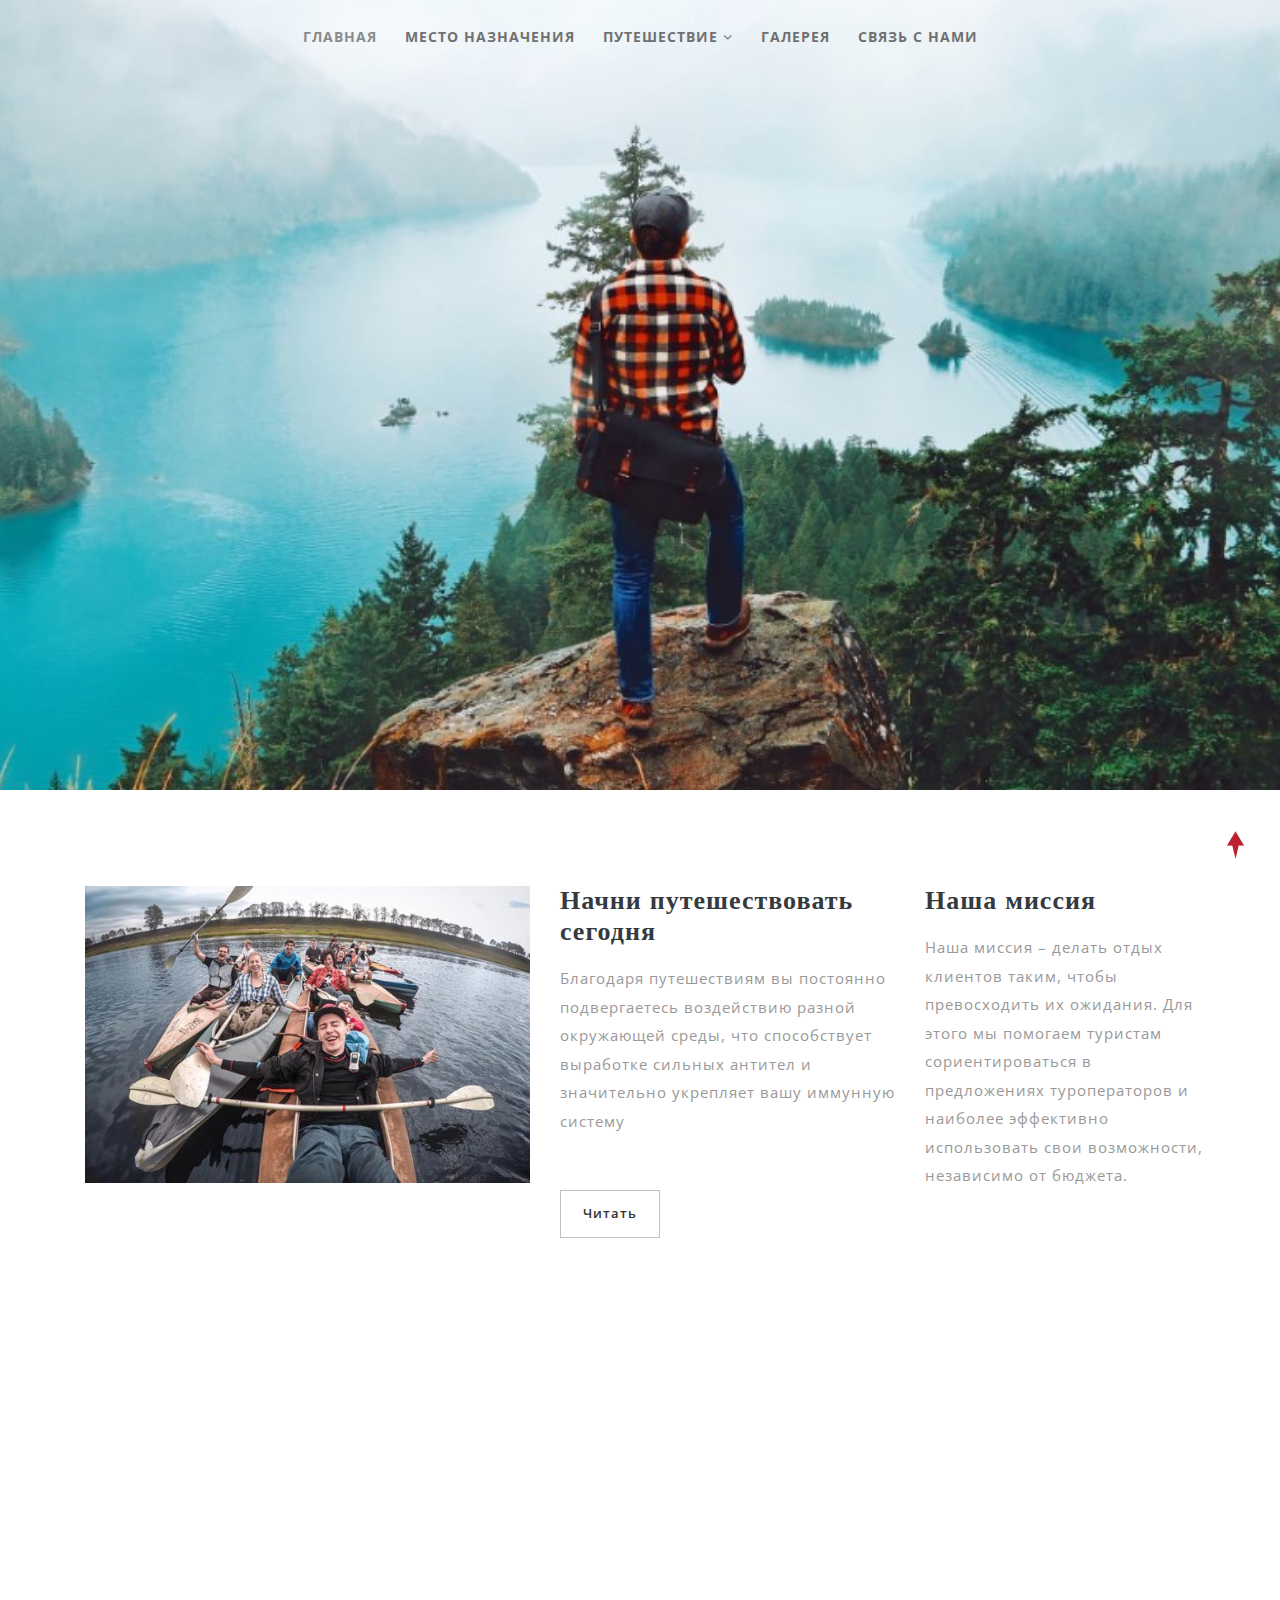
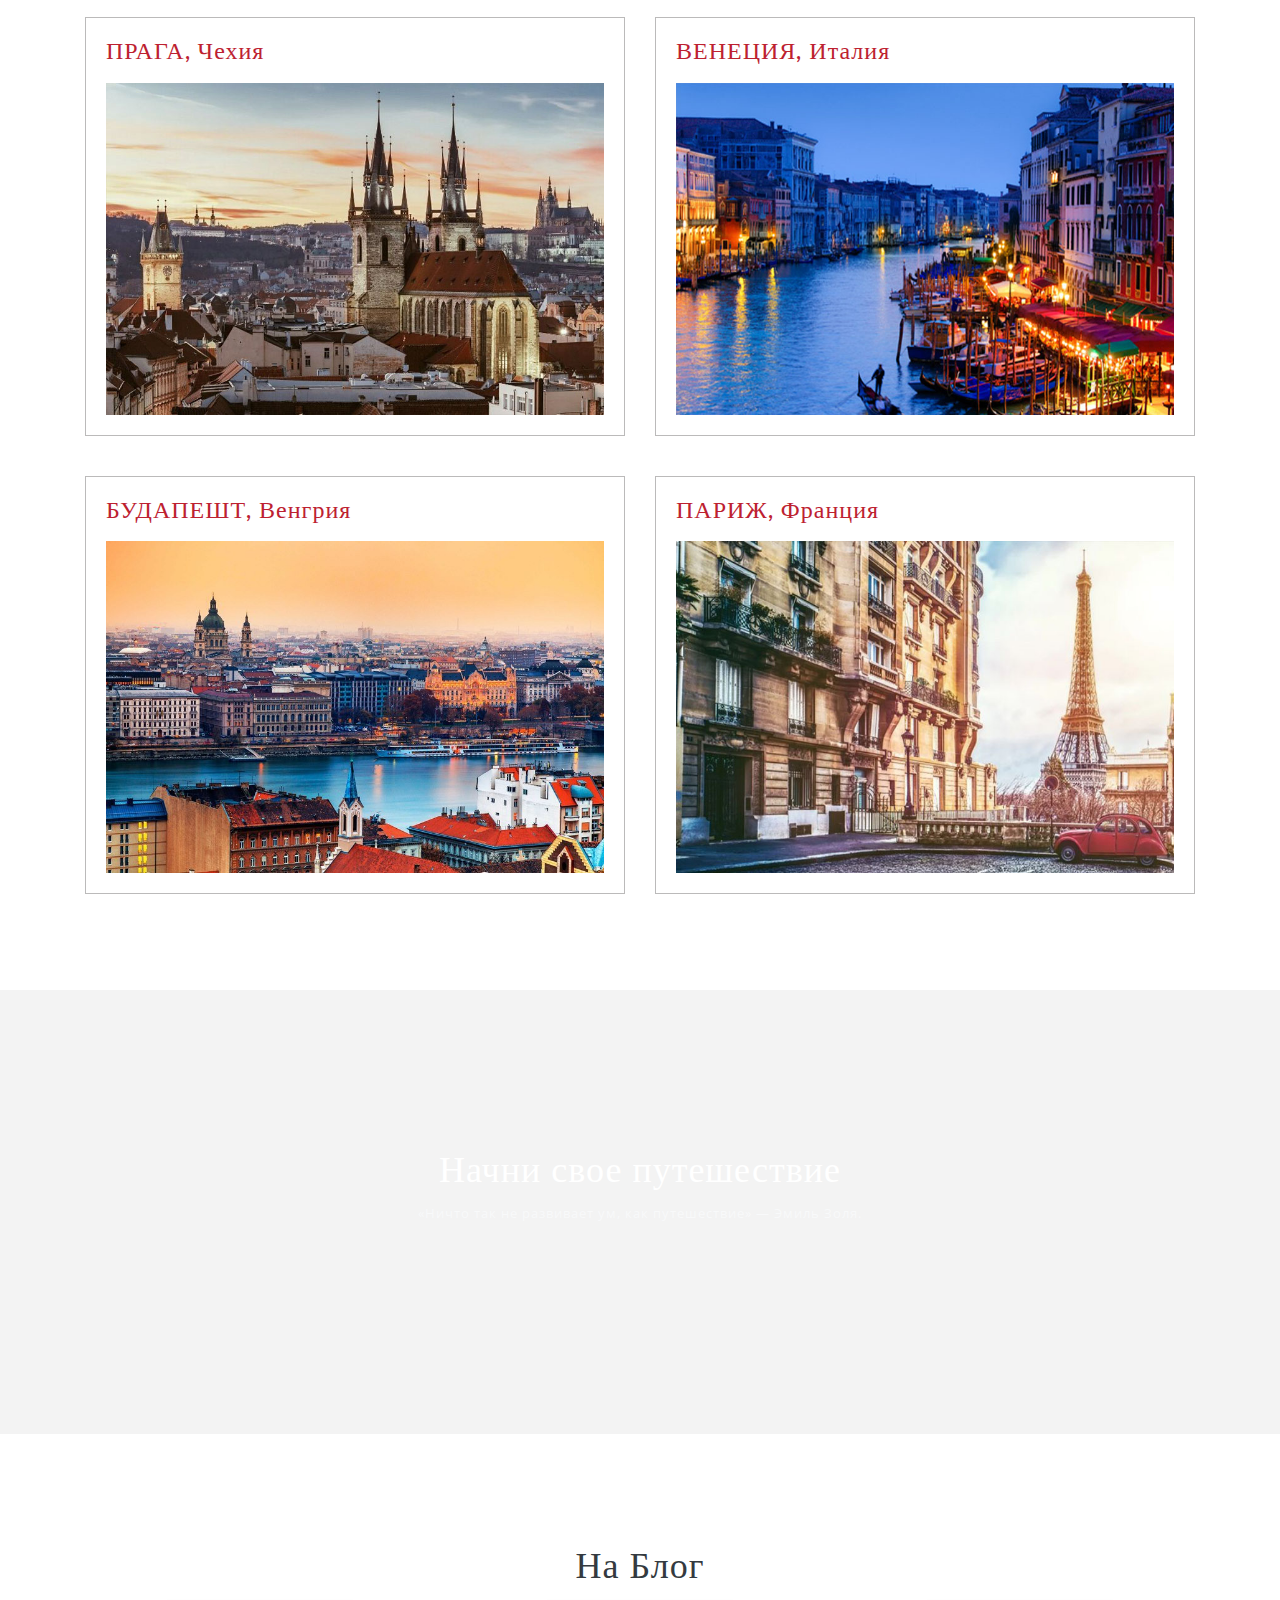
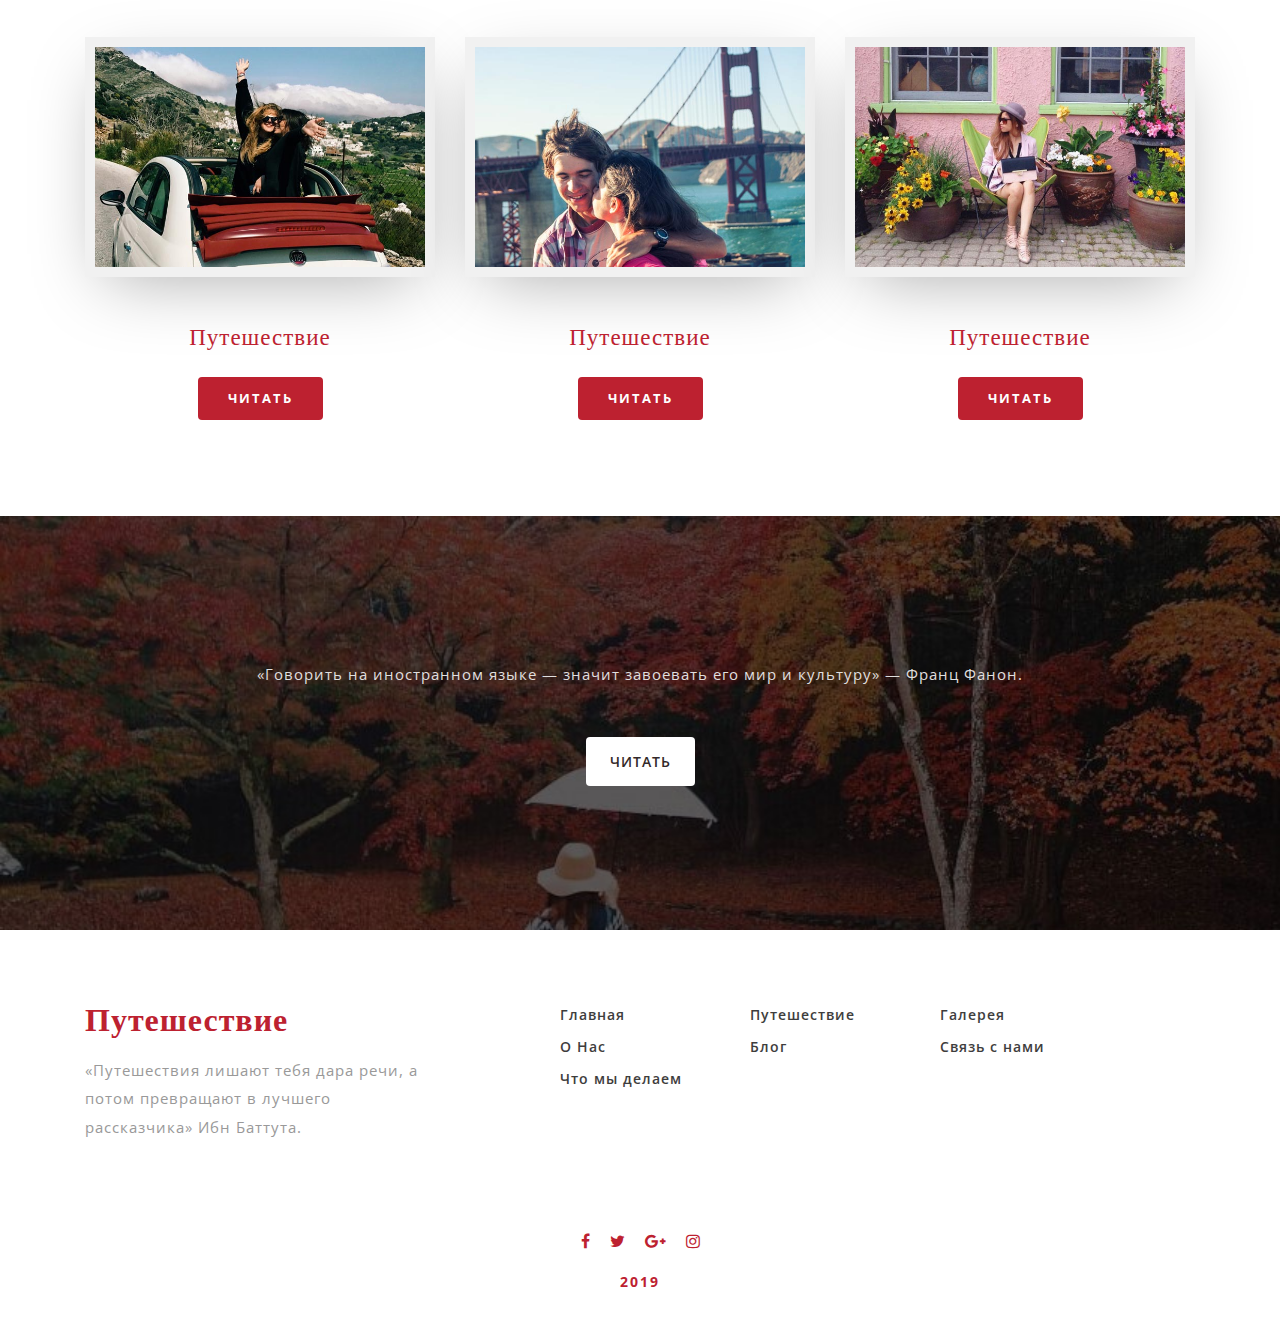
<file: index.html>
<!DOCTYPE html>
<html lang="ru">
<head>
	<title>Путешествие</title>
	<meta name="viewport" content="width=device-width, initial-scale=1">
	<meta charset="UTF-8" />
	<link rel="shortcut icon" href="favicon.ico" type="image/x-icon">
	<link rel="stylesheet" href="css/bootstrap.css">
	<link rel="stylesheet" href="css/style.css" type="text/css" media="all" />
	<link href="css/font-awesome.min.css" rel="stylesheet">
	<link href="//fonts.googleapis.com/css?family=Aleo:300,300i,400,400i,700,700i&amp;subset=latin-ext" rel="stylesheet">
	<link href="//fonts.googleapis.com/css?family=Open+Sans:300,300i,400,400i,600,600i,700,700i,800,800i&amp;subset=cyrillic,cyrillic-ext,greek,greek-ext,latin-ext,vietnamese"
	 rel="stylesheet">
</head>
<body>
	<div id="home">
		<div class="banner_w3lspvt">
			<div class="nav_w3ls pt-4 pb-3 text-center">
				<nav>
					<label for="drop" class="toggle">Меню</label>
					<input type="checkbox" id="drop" />
					<ul class="menu">
						<li><a href="index.html" class="active">Главная</a></li>
						<li><a href="#about">Место назначения</a></li>
						<li>
							<label for="drop-2" class="toggle toogle-2"> Путешествие <span class="fa fa-angle-down" aria-hidden="true"></span>
							</label>
							<a href="javascript:void(0)">Путешествие <span class="fa fa-angle-down" aria-hidden="true"></span></a>
							<input type="checkbox" id="drop-2" />
							<ul class="text-left">
								<li><a href="#about" class="drop-text">О Нас</a></li>
								<li><a href="#what" class="drop-text">Что мы делаем</a></li>
								<li><a href="single.html" class="drop-text">Блог</a></li>
							</ul>
						</li>
						<li><a href="gallery.html">Галерея</a></li>
						<li><a href="contact.html">Связь с нами</a></li>
					</ul>
				</nav>
			</div>
		</div>
	</div>
	<section class="about py-5" id="about">
		<div class="container pt-xl-5 pt-lg-3">
			<div class="row about-grids">
				<div class="col-lg-5 about-left">
					<img src="img/ab.jpg" alt="" class="img-fluid" />
				</div>
				<div class="col-lg-4 about-right mt-lg-0 mt-sm-5 mt-4">
					<h3 class="mb-3 text-bl let">Начни путешествовать сегодня</h3>
					<p class="mb-3">
						Благодаря путешествиям вы постоянно подвергаетесь воздействию разной окружающей среды, что способствует выработке сильных антител и значительно укрепляет вашу иммунную систему
					</p>
					<a href="single.html" class="btn button-style-3">Читать</a>
				</div>
				<div class="col-lg-3 about-right p-lg-0 mt-lg-0 mt-sm-5 mt-4">
					<h3 class="mb-3 text-bl let">Наша миссия</h3>
					<p class="mb-3">
						Наша миссия – делать отдых клиентов таким, чтобы превосходить их ожидания. Для этого мы помогаем туристам сориентироваться в предложениях туроператоров и наиболее эффективно использовать свои возможности, независимо от бюджета.
					</p>
				</div>
			</div>
		</div>
	</section>
	<section class="trav-grids py-5" id="desti">
		<div class="container py-xl-5 py-lg-3">
			<div class="title-bg text-center py-5 mb-5">
				<h3 class="tittle text-wh let mb-2 pt-lg-3">
					4 САМЫХ КРАСИВЫХ МЕСТ ДЛЯ ПУТЕШЕСТВИЯ
				</h3>
			</div>
			<div class="row">
				<div class="col-lg-6 mt-4">
					<div class="grids-tem-one">
						<div class="row">
							<div class="col-12 grids-img-left">
								<h4 class="mb-3 let tm-clr">ПРАГА, Чехия</h4>
								<img src="img/tra1.jpg" alt="" class="img-fluid">
							</div>
						</div>
					</div>
				</div>
				<div class="col-lg-6 mt-4">
					<div class="grids-tem-one">
						<div class="row">
							<div class="col-12 grids-img-left">
								<h4 class="mb-3 let tm-clr">ВЕНЕЦИЯ, Италия
								</h4>
								<img src="img/tra2.jpg" alt="" class="img-fluid">
							</div>
						</div>
					</div>
				</div>
			</div>
			<div class="row pt-lg-3">
				<div class="col-lg-6 mt-4">
					<div class="grids-tem-one">
						<div class="row">
							<div class="col-12 grids-img-left">
								<h4 class="mb-3 let tm-clr">БУДАПЕШТ, Венгрия</h4>
								<img src="img/tra3.jpg" alt="" class="img-fluid">
							</div>
						</div>
					</div>
				</div>
				<div class="col-lg-6 mt-4">
					<div class="grids-tem-one">
						<div class="row">
							<div class="col-12 grids-img-left">
								<h4 class="mb-3 let tm-clr">ПАРИЖ, Франция</h4>
								<img src="img/tra4.jpg" alt="" class="img-fluid">
							</div>
						</div>
					</div>
				</div>
			</div>
		</div>
	</section>
	<div class="serives-w3pvt-mobi bg-li py-5" id="what">
		<div class="container py-xl-5 py-lg-3">
			<div class="title-bg text-center py-5 mb-5">
				<h3 class="tittle text-wh let mb-2 pt-sm-3">Начни свое путешествие</h3>
				<p class="text-li mx-auto pb-sm-3">«Ничто так не развивает ум, как путешествие» — Эмиль Золя.

				</p>
			</div>
		</div>
	</div>
	<section class="news py-5" id="blog">
		<div class="container py-xl-5 py-lg-5">
			<div class="text-center mb-sm-5 mb-4">
				<h3 class="tittle text-bl let mb-2 pt-sm-3">На Блог</h3>
			</div>
			<div class="row news-grids text-center">
				<div class="col-md-4 newsgrid">
					<a href="single.html">
						<img src="img/g1.jpg" alt="news image" class="img-fluid">
					</a>
					<h4 class="mt-5">Путешествие</h4>
					<a class="btn button-style-4 mt-4" href="single.html">Читать</a>
				</div>
				<div class="col-md-4 newsgrid my-md-0 my-5">
					<a href="single.html">
						<img src="img/g2.jpg" alt="news image" class="img-fluid">
					</a>
					<h4 class="mt-5">Путешествие</h4>
					<a class="btn button-style-4 mt-4" href="single.html">Читать</a>
				</div>
				<div class="col-md-4 newsgrid">
					<a href="single.html">
						<img src="img/g3.jpg" alt="news image" class="img-fluid">
					</a>
					<h4 class="mt-5">Путешествие</h4>
					<a class="btn button-style-4 mt-4" href="single.html">Читать</a>
				</div>
			</div>
		</div>
	</section>
	<section class="w3ls-middle py-5 text-center" id="some">
		<div class="container py-xl-5 my-lg-5">
			<p class="text-botm-mid">«Говорить на иностранном языке — значит завоевать его мир и культуру» — Франц Фанон.</p>
			<a href="#about" class="btn button-style-2 mt-sm-5 mt-4">Читать</a>
		</div>
	</section>
	<footer class="py-4">
		<div class="container py-xl-5 py-3">
			<div class="row">
				<div class="col-lg-4 col-sm-6 col-8 footer-grid">
					<h2 class="mb-3">
						<a class="logo-footer tm-clr let" href="index.html">Путешествие</a>
					</h2>
					<p>«Путешествия лишают тебя дара речи, а потом превращают в лучшего рассказчика» Ибн Баттута.</p>
				</div>
				<div class="offset-lg-1 col-lg-2 col-sm-6 col-4 footer-grid mt-lg-0 mt-4">
					<ul class="list-unstyled">
						<li>
							<a href="index.html">Главная</a>
						</li>
						<li class="my-2">
							<a href="index.html">О Нас</a>
						</li>
						<li>
							<a href="index.html">Что мы делаем</a>
						</li>
					</ul>
				</div>
				<div class="col-lg-2 col-6 footer-grid mt-lg-0 mt-4">
					<ul class="list-unstyled">
						<li>
							<a href="index.html">Путешествие</a>
						</li>
						<li class="my-2">
							<a href="index.html">Блог</a>
						</li>
					</ul>
				</div>
				<div class="col-lg-2 col-6 footer-grid mt-lg-0 mt-4">
					<ul class="list-unstyled">
						<li>
							<a href="gallery.html">Галерея</a>
						</li>
						<li class="my-2">
							<a href="contact.html">Связь с нами</a>
						</li>
					</ul>
				</div>
			</div>
		</div>
	</footer>
	<div class="social-icons-footer text-center my-3">
		<ul class="list-unstyled">
			<li>
				<a href="javascript:void(0)">
					<span class="fa fa-facebook"></span>
				</a>
			</li>
			<li>
				<a href="javascript:void(0)">
					<span class="fa fa-twitter"></span>
				</a>
			</li>
			<li>
				<a href="javascript:void(0)">
					<span class="fa fa-google-plus"></span>
				</a>
			</li>
			<li>
				<a href="javascript:void(0)">
					<span class="fa fa-instagram"></span>
				</a>
			</li>
		</ul>
	</div>
	<div class="copy_right mb-5">
		<p class="text-center text-bl let">
			<a href="javascript:void(0)">2019</a>
		</p>
	</div>
	<a href="#home" class="move-top text-center"></a>
</body>
</html>
</file>
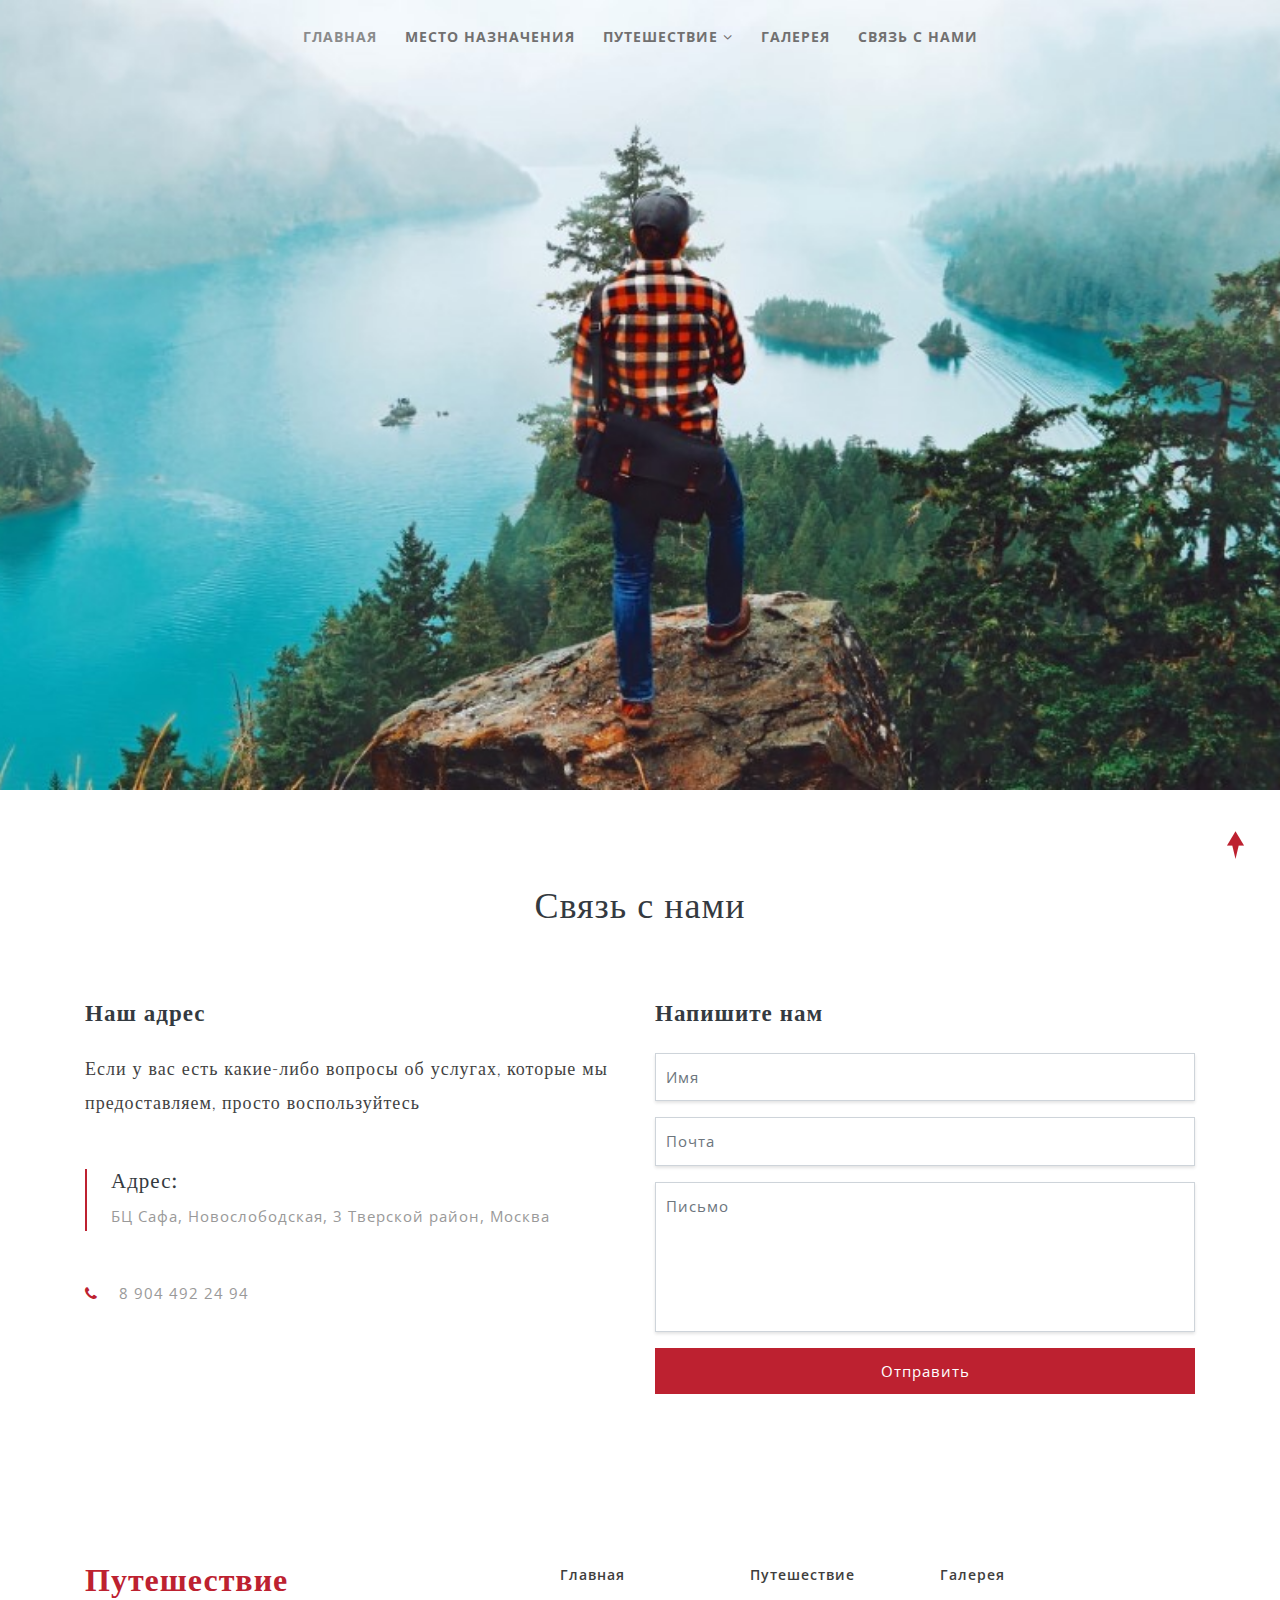
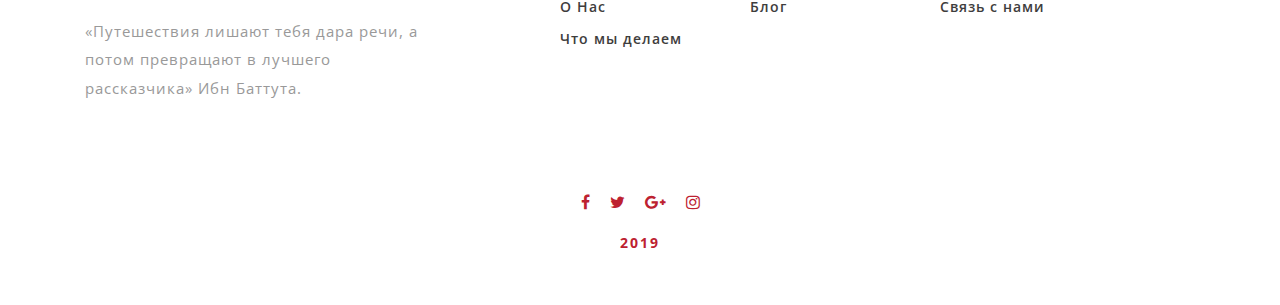
<file: contact.html>
<!DOCTYPE html>
<html lang="ru">
<head>
	<title>Путешествие</title>
	<meta name="viewport" content="width=device-width, initial-scale=1">
	<meta charset="UTF-8" />
	<link rel="shortcut icon" href="favicon.ico" type="image/x-icon">
	<link rel="stylesheet" href="css/bootstrap.css">
	<link rel="stylesheet" href="css/style.css" type="text/css" media="all" />
	<link href="css/font-awesome.min.css" rel="stylesheet">
	<link href="//fonts.googleapis.com/css?family=Aleo:300,300i,400,400i,700,700i&amp;subset=latin-ext" rel="stylesheet">
	<link href="//fonts.googleapis.com/css?family=Open+Sans:300,300i,400,400i,600,600i,700,700i,800,800i&amp;subset=cyrillic,cyrillic-ext,greek,greek-ext,latin-ext,vietnamese"
		  rel="stylesheet">
</head>
<body>
	<div id="home">
	<div class="banner_w3lspvt">
		<div class="nav_w3ls pt-4 pb-3 text-center">
			<nav>
				<label for="drop" class="toggle">Меню</label>
				<input type="checkbox" id="drop" />
				<ul class="menu">
					<li><a href="index.html" class="active">Главная</a></li>
					<li><a href="index.html">Место назначения</a></li>
					<li>
						<label for="drop-2" class="toggle toogle-2"> Путешествие <span class="fa fa-angle-down" aria-hidden="true"></span>
						</label>
						<a href="#">Путешествие <span class="fa fa-angle-down" aria-hidden="true"></span></a>
						<input type="checkbox" id="drop-2" />
						<ul class="text-left">
							<li><a href="index.html" class="drop-text">О Нас</a></li>
							<li><a href="index.html" class="drop-text">Что мы делаем</a></li>
							<li><a href="index.html" class="drop-text">Блог</a></li>
						</ul>
					</li>
					<li><a href="gallery.html">Галерея</a></li>
					<li><a href="contact.html">Связь с нами</a></li>
				</ul>
			</nav>
		</div>
	</div>
</div>
	<div class="contact-w3l py-5">
		<div class="container py-xl-5 py-lg-3">
			<div class="text-center mb-sm-5 mb-4 pb-lg-4">
				<h3 class="tittle text-bl let">Связь с нами</h3>
			</div>
			<div class="row">
				<div class="col-lg-6 contact-w3pvt-mobiits-w3layouts">
					<h4 class="contact-title text-bl mb-4">Наш адрес</h4>
					<h5 class="font-weight-light text-bl">Если у вас есть какие-либо вопросы об услугах, которые мы предоставляем, просто воспользуйтесь</h5>
					<div class="midd-contact my-xl-5 my-4 pl-4 border-left">
						<h6 class="text-bl mb-2">Адрес:</h6>
						<p>БЦ Сафа, Новослободская, 3
							Тверской район, Москва</p>
					</div>
					<p class="para-w3pvt-mobiits-w3layouts my-sm-3 my-2">
						<span class="fa fa-phone pr-3"></span> 8 904 492 24 94</p>
				</div>
				<div class="col-lg-6 regstr-r-w3-w3pvt-mobiits mt-lg-0 mt-5">
					<h4 class="contact-title text-bl mb-4">Напишите нам</h4>
					<div class="form-bg-w3ls">
						<form action="#" method="post">
							<div class="form-group">
								<input type="text" name="Name" class="form-control" placeholder="Имя" required="">
							</div>
							<div class="form-group">
								<input type="email" name="Email" class="form-control" placeholder="Почта" required="">
							</div>
							<div class="form-group">
								<textarea name="Message" class="form-control" placeholder="Письмо" required=""></textarea>
							</div>
							<button type="submit" class="btn button-w3layouts">Отправить</button>
						</form>
					</div>
				</div>
			</div>
		</div>
	</div>
	<footer class="py-4">
		<div class="container py-xl-5 py-3">
			<div class="row">
				<div class="col-lg-4 col-sm-6 col-8 footer-grid">
					<h2 class="mb-3">
						<a class="logo-footer tm-clr let" href="index.html">Путешествие</a>
					</h2>
					<p>«Путешествия лишают тебя дара речи, а потом превращают в лучшего рассказчика» Ибн Баттута.</p>
				</div>
				<div class="offset-lg-1 col-lg-2 col-sm-6 col-4 footer-grid mt-lg-0 mt-4">
					<ul class="list-unstyled">
						<li>
							<a href="index.html">Главная</a>
						</li>
						<li class="my-2">
							<a href="index.html">О Нас</a>
						</li>
						<li>
							<a href="index.html">Что мы делаем</a>
						</li>
					</ul>
				</div>
				<div class="col-lg-2 col-6 footer-grid mt-lg-0 mt-4">
					<ul class="list-unstyled">
						<li>
							<a href="index.html">Путешествие</a>
						</li>
						<li class="my-2">
							<a href="index.html">Блог</a>
						</li>
					</ul>
				</div>
				<div class="col-lg-2 col-6 footer-grid mt-lg-0 mt-4">
					<ul class="list-unstyled">
						<li>
							<a href="gallery.html">Галерея</a>
						</li>
						<li class="my-2">
							<a href="contact.html">Связь с нами</a>
						</li>
					</ul>
				</div>
			</div>
		</div>
	</footer>
	<div class="social-icons-footer text-center my-3">
		<ul class="list-unstyled">
			<li>
				<a href="#">
					<span class="fa fa-facebook"></span>
				</a>
			</li>
			<li>
				<a href="#">
					<span class="fa fa-twitter"></span>
				</a>
			</li>
			<li>
				<a href="#">
					<span class="fa fa-google-plus"></span>
				</a>
			</li>
			<li>
				<a href="#">
					<span class="fa fa-instagram"></span>
				</a>
			</li>
		</ul>
	</div>
	<div class="copy_right mb-5">
		<p class="text-center text-bl let">
			<a href="#">2019</a>
		</p>
	</div>
	<a href="#home" class="move-top text-center"></a>
</body>
</html>
</file>
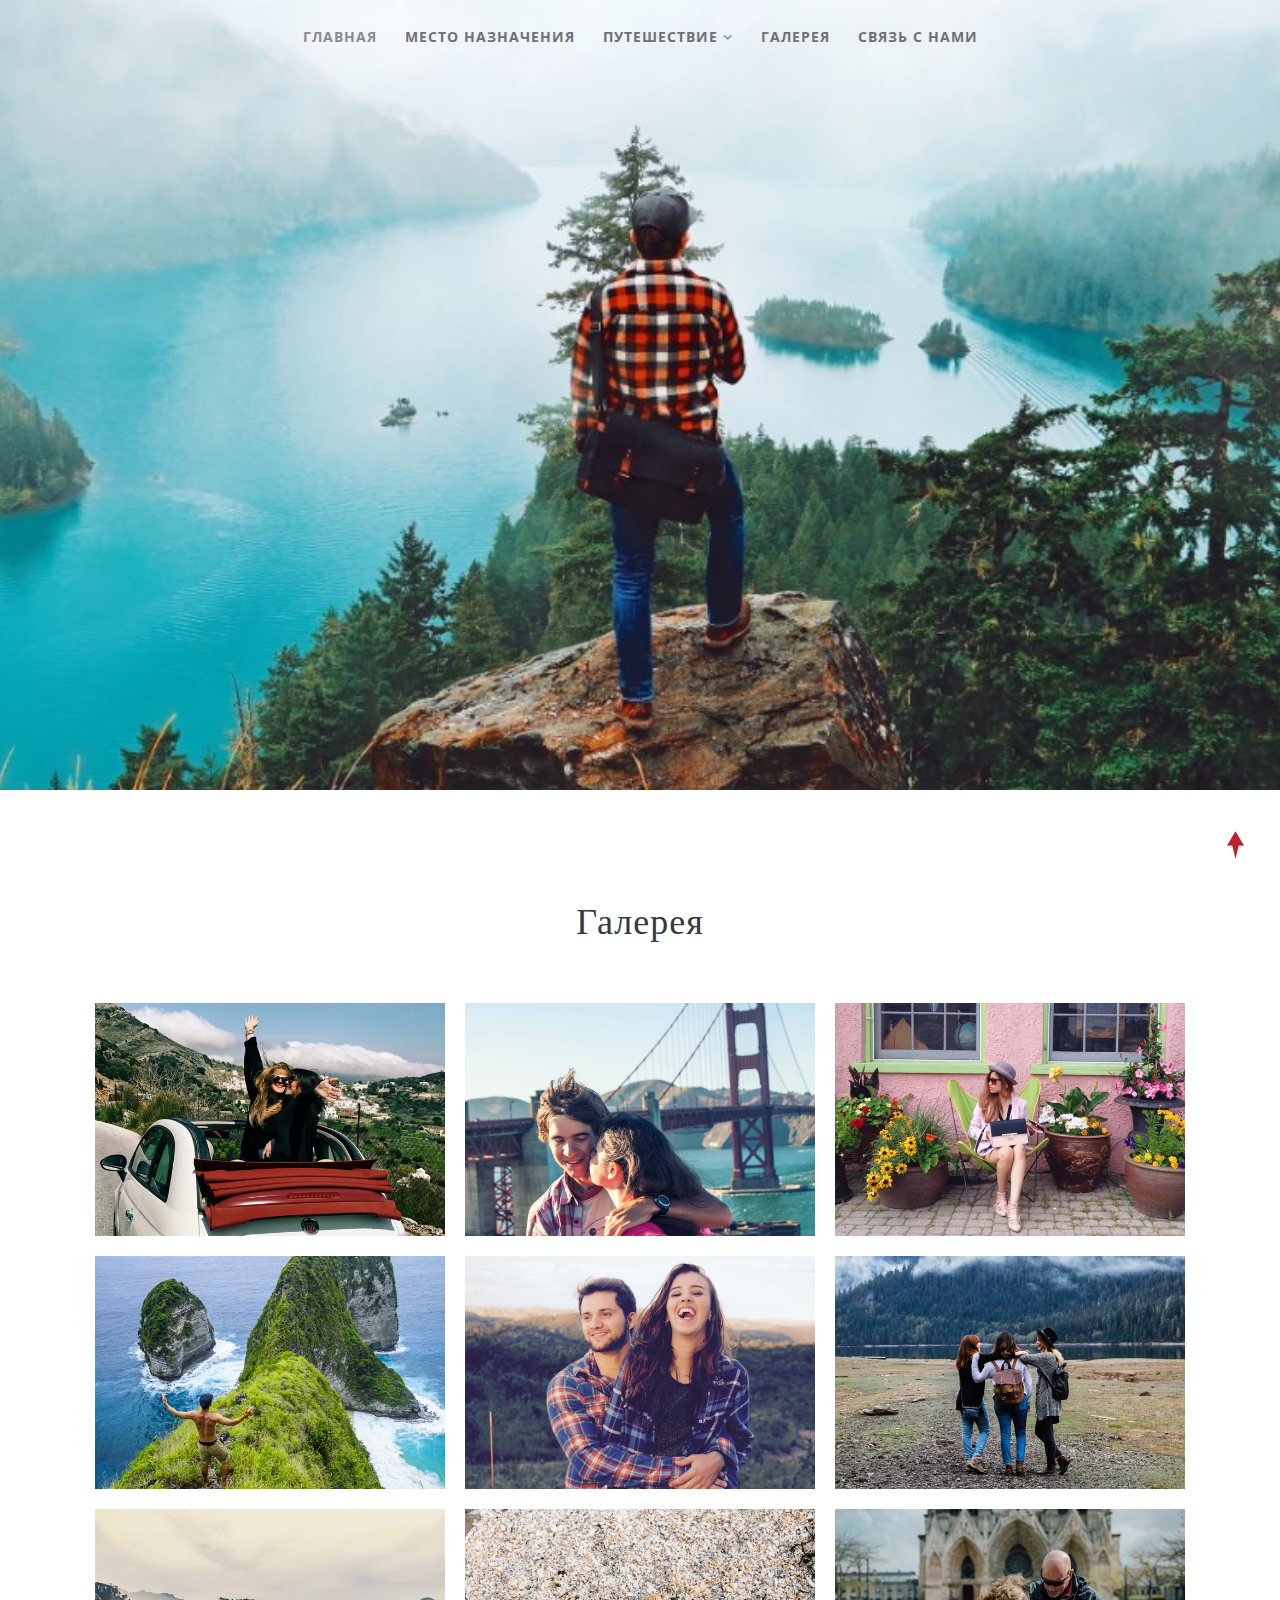
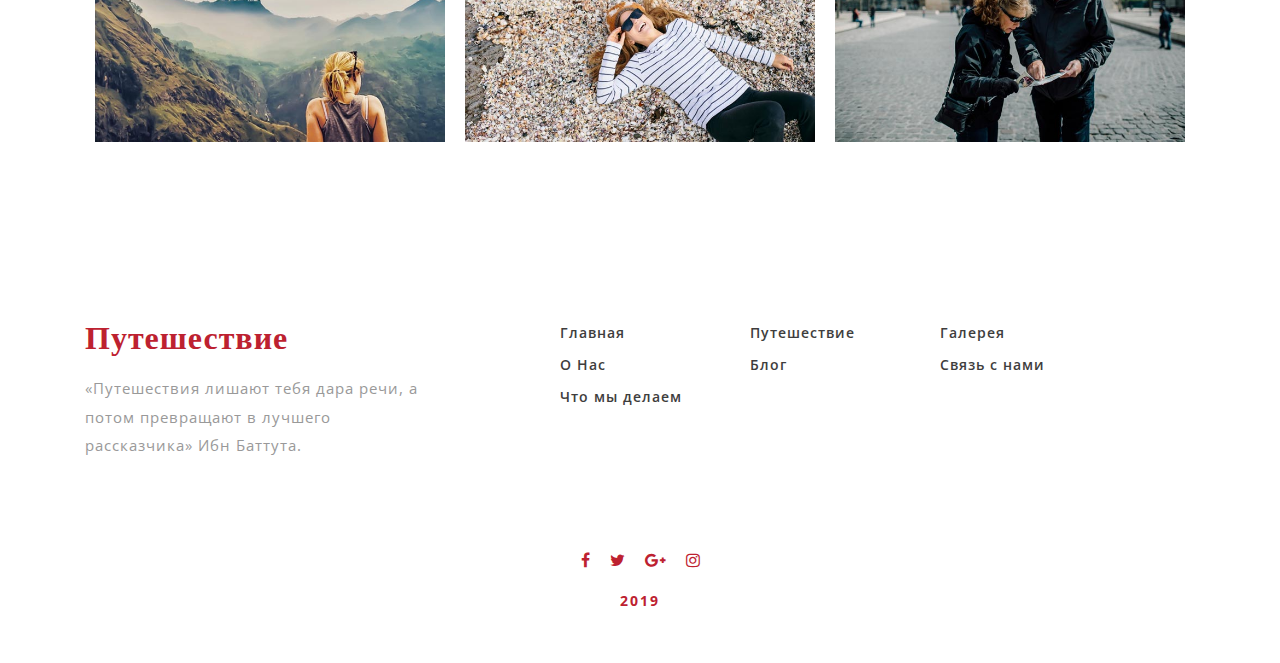
<file: gallery.html>
<!DOCTYPE html>
<html lang="ru">
<head>
	<title>Путешествие</title>
	<meta name="viewport" content="width=device-width, initial-scale=1">
	<meta charset="UTF-8" />
	<link rel="shortcut icon" href="favicon.ico" type="image/x-icon">
	<link rel="stylesheet" href="css/bootstrap.css">
	<link rel="stylesheet" href="css/style.css" type="text/css" media="all" />
	<link href="css/font-awesome.min.css" rel="stylesheet">
	<link href="//fonts.googleapis.com/css?family=Aleo:300,300i,400,400i,700,700i&amp;subset=latin-ext" rel="stylesheet">
	<link href="//fonts.googleapis.com/css?family=Open+Sans:300,300i,400,400i,600,600i,700,700i,800,800i&amp;subset=cyrillic,cyrillic-ext,greek,greek-ext,latin-ext,vietnamese"
		  rel="stylesheet">
</head>
<body>
	<div id="home">
	<div class="banner_w3lspvt">
		<div class="nav_w3ls pt-4 pb-3 text-center">
			<nav>
				<label for="drop" class="toggle">Меню</label>
				<input type="checkbox" id="drop" />
				<ul class="menu">
					<li><a href="index.html" class="active">Главная</a></li>
					<li><a href="index.html">Место назначения</a></li>
					<li>
						<label for="drop-2" class="toggle toogle-2"> Путешествие <span class="fa fa-angle-down" aria-hidden="true"></span>
						</label>
						<a href="javascript:void(0)">Путешествие <span class="fa fa-angle-down" aria-hidden="true"></span></a>
						<input type="checkbox" id="drop-2" />
						<ul class="text-left">
							<li><a href="index.html" class="drop-text">О Нас</a></li>
							<li><a href="index.html" class="drop-text">Что мы делаем</a></li>
							<li><a href="single.html" class="drop-text">Блог</a></li>
						</ul>
					</li>
					<li><a href="gallery.html">Галерея</a></li>
					<li><a href="contact.html">Связь с нами</a></li>
				</ul>
			</nav>
		</div>
	</div>
</div>
	<section class="gallery py-5" id="gallery">
		<div class="container py-md-5">
			<div class="text-center mb-sm-5 mb-4">
				<h3 class="tittle text-bl let mb-2 pt-sm-3">Галерея</h3>
			</div>
			<div class="row news-grids no-gutters text-center">
				<div class="col-md-4 gal-img">
					<a href="#gal1"><img src="img/g1.jpg" alt="Gallery Image" class="img-fluid"></a>
				</div>
				<div class="col-md-4 gal-img">
					<a href="#gal2"><img src="img/g2.jpg" alt="Gallery Image" class="img-fluid"></a>
				</div>
				<div class="col-md-4 gal-img">
					<a href="#gal3"><img src="img/g3.jpg" alt="Gallery Image" class="img-fluid"></a>
				</div>
			</div>
			<div class="row news-grids no-gutters text-center">
				<div class="col-md-4 gal-img">
					<a href="#gal4"><img src="img/g4.jpg" alt="Gallery Image" class="img-fluid"></a>
				</div>
				<div class="col-md-4 gal-img">
					<a href="#gal5"><img src="img/g5.jpg" alt="Gallery Image" class="img-fluid"></a>
				</div>
				<div class="col-md-4 gal-img">
					<a href="#gal6"><img src="img/g6.jpg" alt="Gallery Image" class="img-fluid"></a>
				</div>
			</div>
			<div class="row news-grids no-gutters text-center">
				<div class="col-md-4 gal-img">
					<a href="#gal7"><img src="img/g7.jpg" alt="Gallery Image" class="img-fluid"></a>
				</div>
				<div class="col-md-4 gal-img">
					<a href="#gal8"><img src="img/g8.jpg" alt="Gallery Image" class="img-fluid"></a>
				</div>
				<div class="col-md-4 gal-img">
					<a href="#gal9"><img src="img/g9.jpg" alt="Gallery Image" class="img-fluid"></a>
				</div>
			</div>
			<!-- gallery popups -->
			<!-- popup-->
			<div id="gal1" class="pop-overlay animate">
				<div class="popup">
					<img src="img/g1.jpg" alt="Popup Image" class="img-fluid" />
					<a class="close" href="#gallery">&times;</a>
				</div>
			</div>
			<!-- //popup -->
			<!-- popup-->
			<div id="gal2" class="pop-overlay animate">
				<div class="popup">
					<img src="img/g2.jpg" alt="Popup Image" class="img-fluid" />
					<a class="close" href="#gallery">&times;</a>
				</div>
			</div>
			<!-- //popup -->
			<!-- popup-->
			<div id="gal3" class="pop-overlay animate">
				<div class="popup">
					<img src="img/g3.jpg" alt="Popup Image" class="img-fluid" />
					<a class="close" href="#gallery">&times;</a>
				</div>
			</div>
			<!-- //popup3 -->
			<!-- popup-->
			<div id="gal4" class="pop-overlay animate">
				<div class="popup">
					<img src="img/g4.jpg" alt="Popup Image" class="img-fluid" />
					<a class="close" href="#gallery">&times;</a>
				</div>
			</div>
			<!-- //popup -->
			<!-- popup-->
			<div id="gal5" class="pop-overlay animate">
				<div class="popup">
					<img src="img/g5.jpg" alt="Popup Image" class="img-fluid" />
					<a class="close" href="#gallery">&times;</a>
				</div>
			</div>
			<!-- //popup -->
			<!-- popup-->
			<div id="gal6" class="pop-overlay animate">
				<div class="popup">
					<img src="img/g6.jpg" alt="Popup Image" class="img-fluid" />
					<a class="close" href="#gallery">&times;</a>
				</div>
			</div>
			<!-- //popup -->
			<!-- popup-->
			<div id="gal7" class="pop-overlay animate">
				<div class="popup">
					<img src="img/g7.jpg" alt="Popup Image" class="img-fluid" />
					<a class="close" href="#gallery">&times;</a>
				</div>
			</div>
			<!-- //popup -->
			<!-- popup-->
			<div id="gal8" class="pop-overlay animate">
				<div class="popup">
					<img src="img/g8.jpg" alt="Popup Image" class="img-fluid" />
					<a class="close" href="#gallery">&times;</a>
				</div>
			</div>
			<!-- //popup -->
			<!-- popup-->
			<div id="gal9" class="pop-overlay animate">
				<div class="popup">
					<img src="img/g9.jpg" alt="Popup Image" class="img-fluid" />
					<a class="close" href="#gallery">&times;</a>
				</div>
			</div>
		</div>
	</section>
	<footer class="py-4">
		<div class="container py-xl-5 py-3">
			<div class="row">
				<div class="col-lg-4 col-sm-6 col-8 footer-grid">
					<h2 class="mb-3">
						<a class="logo-footer tm-clr let" href="index.html">Путешествие</a>
					</h2>
					<p>«Путешествия лишают тебя дара речи, а потом превращают в лучшего рассказчика» Ибн Баттута.</p>
				</div>
				<div class="offset-lg-1 col-lg-2 col-sm-6 col-4 footer-grid mt-lg-0 mt-4">
					<ul class="list-unstyled">
						<li>
							<a href="index.html">Главная</a>
						</li>
						<li class="my-2">
							<a href="index.html">О Нас</a>
						</li>
						<li>
							<a href="index.html">Что мы делаем</a>
						</li>
					</ul>
				</div>
				<div class="col-lg-2 col-6 footer-grid mt-lg-0 mt-4">
					<ul class="list-unstyled">
						<li>
							<a href="index.html">Путешествие</a>
						</li>
						<li class="my-2">
							<a href="index.html">Блог</a>
						</li>
					</ul>
				</div>
				<div class="col-lg-2 col-6 footer-grid mt-lg-0 mt-4">
					<ul class="list-unstyled">
						<li>
							<a href="gallery.html">Галерея</a>
						</li>
						<li class="my-2">
							<a href="contact.html">Связь с нами</a>
						</li>
					</ul>
				</div>
			</div>
		</div>
	</footer>
	<div class="social-icons-footer text-center my-3">
		<ul class="list-unstyled">
			<li>
				<a href="javascript:void(0)">
					<span class="fa fa-facebook"></span>
				</a>
			</li>
			<li>
				<a href="javascript:void(0)">
					<span class="fa fa-twitter"></span>
				</a>
			</li>
			<li>
				<a href="javascript:void(0)">
					<span class="fa fa-google-plus"></span>
				</a>
			</li>
			<li>
				<a href="javascript:void(0)">
					<span class="fa fa-instagram"></span>
				</a>
			</li>
		</ul>
	</div>
	<div class="copy_right mb-5">
		<p class="text-center text-bl let">
			<a href="javascript:void(0)">2019</a>
		</p>
	</div>
	<a href="#home" class="move-top text-center"></a>
</body>
</html>
</file>
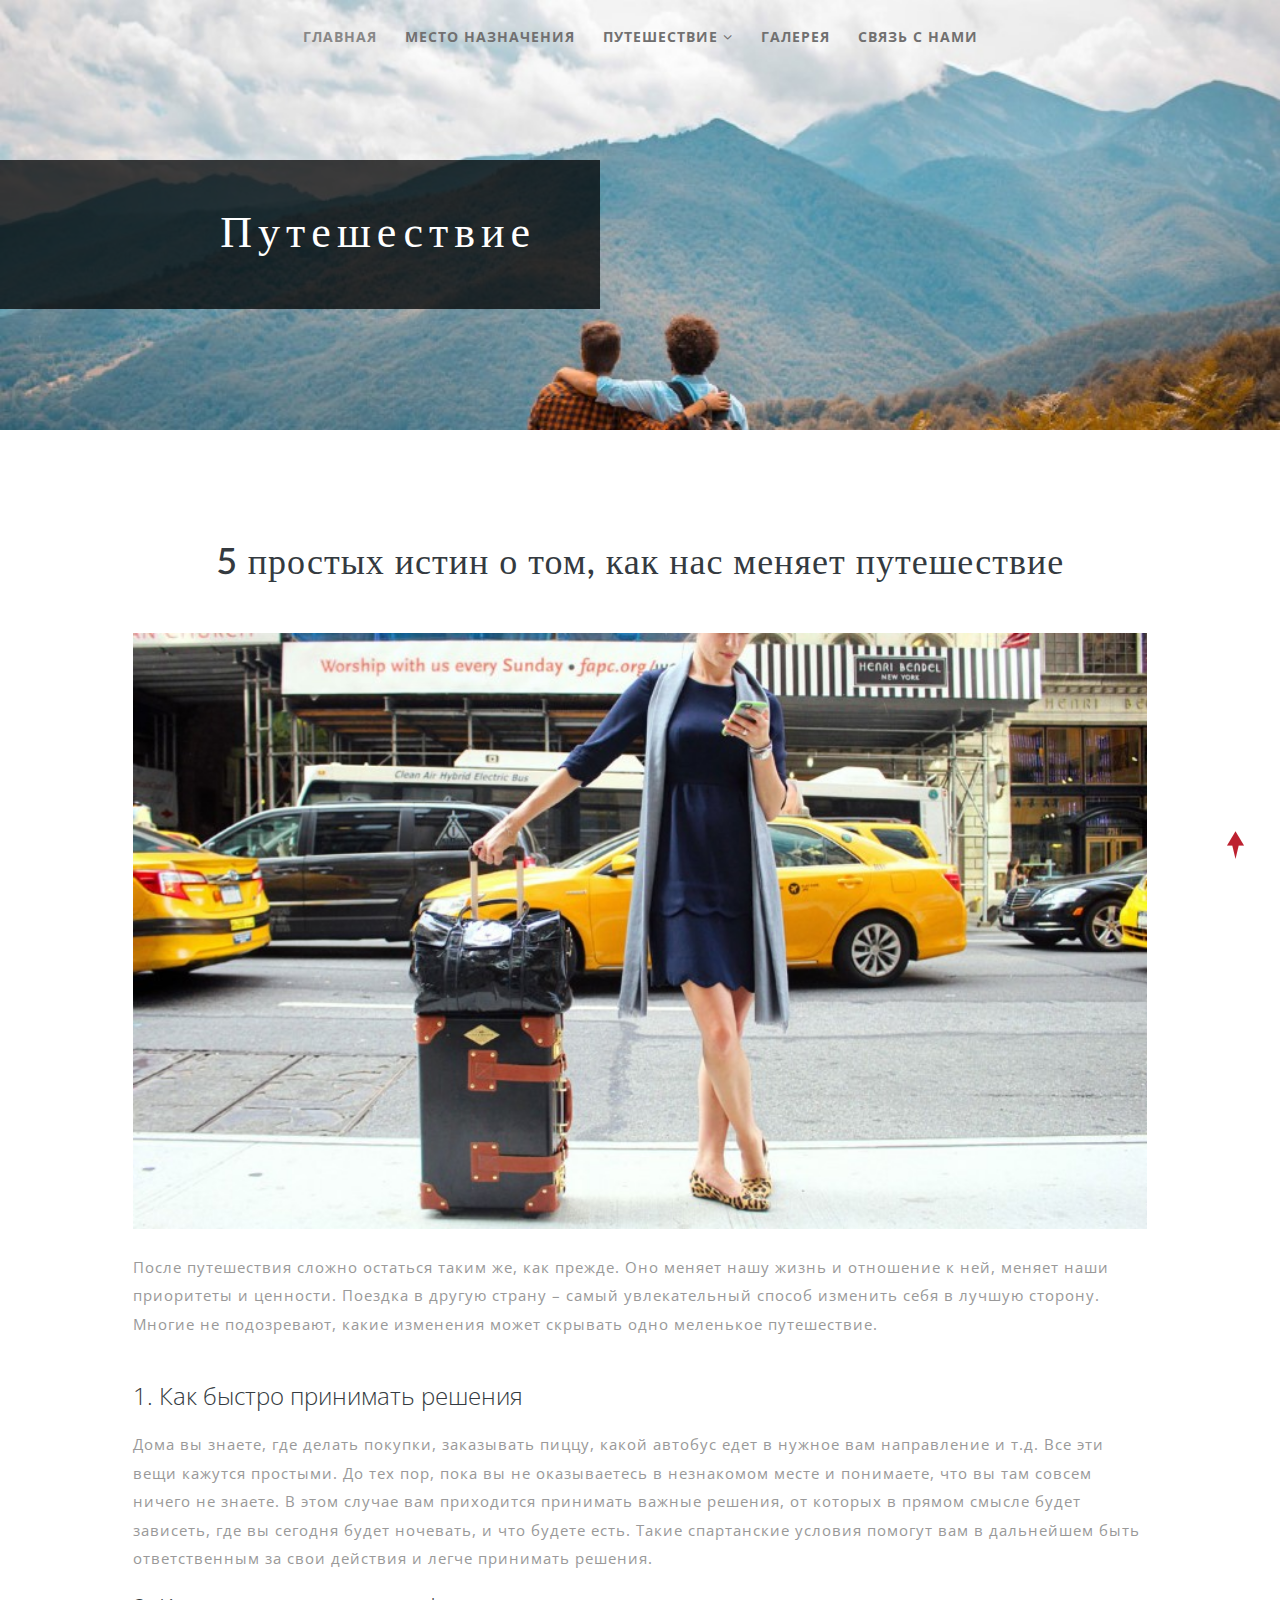
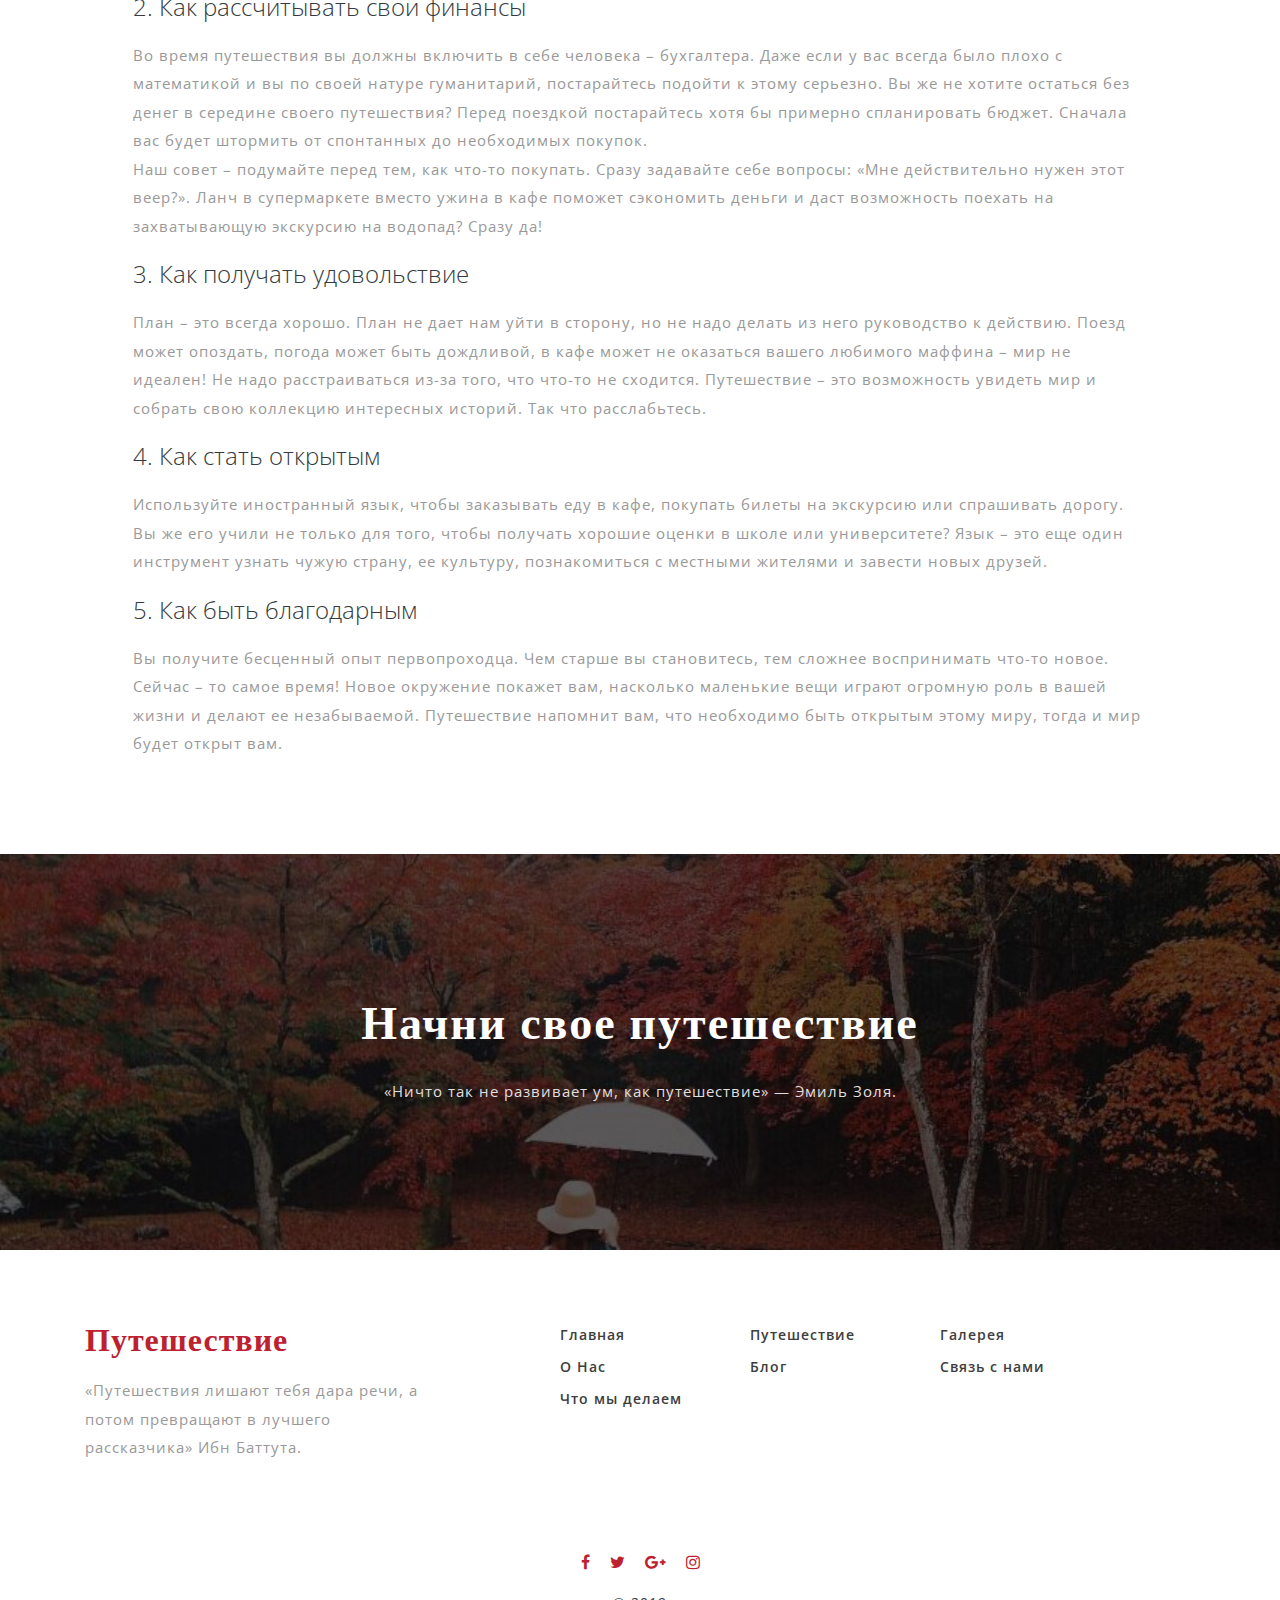
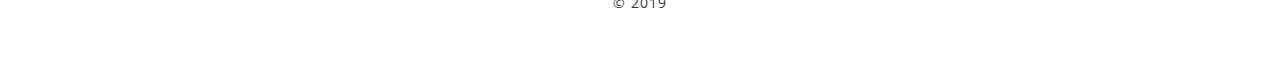
<file: single.html>
<!DOCTYPE html>
<html lang="ru">
<head>
	<title>Путешествие</title>
	<meta name="viewport" content="width=device-width, initial-scale=1">
	<meta charset="UTF-8" />
	<link rel="shortcut icon" href="favicon.ico" type="image/x-icon">
	<link rel="stylesheet" href="css/bootstrap.css">
	<link rel="stylesheet" href="css/style.css" type="text/css" media="all" />
	<link href="css/font-awesome.min.css" rel="stylesheet">
	<link href="//fonts.googleapis.com/css?family=Aleo:300,300i,400,400i,700,700i&amp;subset=latin-ext" rel="stylesheet">
	<link href="//fonts.googleapis.com/css?family=Open+Sans:300,300i,400,400i,600,600i,700,700i,800,800i&amp;subset=cyrillic,cyrillic-ext,greek,greek-ext,latin-ext,vietnamese"
		  rel="stylesheet">
</head>
<body>
	<!-- home -->
	<div id="home">
		<!-- banner -->
		<div class="banner_w3lspvt-2">
			<!-- nav -->
			<div class="nav_w3ls pt-4 pb-3 text-center">
				<nav>
					<label for="drop" class="toggle">Меню</label>
					<input type="checkbox" id="drop" />
					<ul class="menu">
						<li><a href="index.html" class="active">Главная</a></li>
						<li><a href="index.html">Место назначения</a></li>
						<li>
							<label for="drop-2" class="toggle toogle-2"> Путешествие <span class="fa fa-angle-down" aria-hidden="true"></span>
							</label>
							<a href="javascript:void(0)">Путешествие <span class="fa fa-angle-down" aria-hidden="true"></span></a>
							<input type="checkbox" id="drop-2" />
							<ul class="text-left">
								<li><a href="index.html" class="drop-text">О Нас</a></li>
								<li><a href="index.html" class="drop-text">Что мы делаем</a></li>
								<li><a href="single.html" class="drop-text">Блог</a></li>
							</ul>
						</li>
						<li><a href="gallery.html">Галерея</a></li>
						<li><a href="contact.html">Связь с нами</a></li>
					</ul>
				</nav>
			</div>
			<!-- //nav -->
			<div class="banner-text-2 text-right">
				<div class="banner-bot-2">
					<h1><a href="index.html" class="logo text-wh editContent">Путешествие</a></h1>
				</div>
			</div>
		</div>
	</div>
	<div class="blog-w3l py-5">
		<div class="container py-xl-5 py-lg-3">
			<div class="text-center mb-5">
				<h3 class="tittle text-bl let mb-2 pt-sm-3">5 простых истин о том, как нас меняет путешествие</h3>
			</div>
			<div class="blog_section px-lg-5">
				<div class="card border-0">
					<a href="javascript:void(0)">
						<img src="img/single.jpg" alt="" class="img-fluid">
					</a>
					<div class="card-body p-0 py-4">
						<p class="card-text">
							После путешествия сложно остаться таким же, как прежде. Оно меняет нашу жизнь и отношение к ней, меняет наши приоритеты и ценности. Поездка в другую страну – самый увлекательный способ изменить себя в лучшую сторону. Многие не подозревают, какие изменения может скрывать одно меленькое путешествие.
						</p>
					</div>
				</div>
				<a href="javascript:void(0)" class="single-text text-bl font-weight-light my-3">
					1. Как быстро принимать решения
				</a>
				<p>
					Дома вы знаете, где делать покупки, заказывать пиццу, какой автобус едет в нужное вам направление и т.д. Все эти вещи кажутся простыми. До тех пор, пока вы не оказываетесь в незнакомом месте и понимаете, что вы там совсем ничего не знаете. В этом случае вам приходится принимать важные решения, от которых в прямом смысле будет зависеть, где вы сегодня будет ночевать, и что будете есть. Такие спартанские условия помогут вам в дальнейшем быть ответственным за свои действия и легче принимать решения.
				</p>

				<a href="javascript:void(0)" class="single-text text-bl font-weight-light my-3">
					2. Как рассчитывать свои финансы
				</a>
				<p>
					Во время путешествия вы должны включить в себе человека – бухгалтера. Даже если у вас всегда было плохо с математикой и вы по своей натуре гуманитарий, постарайтесь подойти к этому серьезно. Вы же не хотите остаться без денег в середине своего путешествия? Перед поездкой постарайтесь хотя бы примерно спланировать бюджет. Сначала вас будет штормить от спонтанных до необходимых покупок.
				</p>
				<p>
					Наш совет – подумайте перед тем, как что-то покупать. Сразу задавайте себе вопросы: «Мне действительно нужен этот веер?».
					Ланч в супермаркете вместо ужина в кафе поможет сэкономить деньги и даст возможность поехать на захватывающую экскурсию на водопад? Сразу да!
				</p>


				<a href="javascript:void(0)" class="single-text text-bl font-weight-light my-3">
					3. Как получать удовольствие
				</a>
				<p>
					План – это всегда хорошо. План не дает нам уйти в сторону, но не надо делать из него руководство к действию. Поезд может опоздать, погода может быть дождливой, в кафе может не оказаться вашего любимого маффина – мир не идеален! Не надо расстраиваться из-за того, что что-то не сходится. Путешествие – это возможность увидеть мир и собрать свою коллекцию интересных историй. Так что расслабьтесь.
				</p>

				<a href="javascript:void(0)" class="single-text text-bl font-weight-light my-3">
					4. Как стать открытым
				</a>
				<p>
					Используйте иностранный язык, чтобы заказывать еду в кафе, покупать билеты на экскурсию или спрашивать дорогу. Вы же его учили не только для того, чтобы получать хорошие оценки в школе или университете? Язык – это еще один инструмент узнать чужую страну, ее культуру, познакомиться с местными жителями и завести новых друзей.
				</p>
				<a href="javascript:void(0)" class="single-text text-bl font-weight-light my-3">
					5. Как быть благодарным
				</a>
				<p>
					Вы получите бесценный опыт первопроходца. Чем старше вы становитесь, тем сложнее воспринимать что-то новое. Сейчас – то самое время! Новое окружение покажет вам, насколько маленькие вещи играют огромную роль в вашей жизни и делают ее незабываемой. Путешествие напомнит вам, что необходимо быть открытым этому миру, тогда и мир будет открыт вам.
				</p>
			</div>
		</div>
	</div>
	<section class="w3ls-middle py-5 text-center" id="some">
		<div class="container py-xl-5 my-lg-5">
			<h3 class="w3pvt-web-title mb-4">Начни свое путешествие</h3>
			<p class="text-botm-mid">«Ничто так не развивает ум, как путешествие» — Эмиль Золя.</p>
		</div>
	</section>
	<footer class="py-4">
		<div class="container py-xl-5 py-3">
			<div class="row">
				<div class="col-lg-4 col-sm-6 col-8 footer-grid">
					<h2 class="mb-3">
						<a class="logo-footer tm-clr let" href="index.html">Путешествие</a>
					</h2>
					<p>«Путешествия лишают тебя дара речи, а потом превращают в лучшего рассказчика» Ибн Баттута.</p>
				</div>
				<div class="offset-lg-1 col-lg-2 col-sm-6 col-4 footer-grid mt-lg-0 mt-4">
					<ul class="list-unstyled">
						<li>
							<a href="index.html">Главная</a>
						</li>
						<li class="my-2">
							<a href="index.html">О Нас</a>
						</li>
						<li>
							<a href="index.html">Что мы делаем</a>
						</li>
					</ul>
				</div>
				<div class="col-lg-2 col-6 footer-grid mt-lg-0 mt-4">
					<ul class="list-unstyled">
						<li>
							<a href="index.html">Путешествие</a>
						</li>
						<li class="my-2">
							<a href="index.html">Блог</a>
						</li>
					</ul>
				</div>
				<div class="col-lg-2 col-6 footer-grid mt-lg-0 mt-4">
					<ul class="list-unstyled">
						<li>
							<a href="gallery.html">Галерея</a>
						</li>
						<li class="my-2">
							<a href="contact.html">Связь с нами</a>
						</li>
					</ul>
				</div>
			</div>
		</div>
	</footer>
	<div class="social-icons-footer text-center my-3">
		<ul class="list-unstyled">
			<li>
				<a href="javascript:void(0)">
					<span class="fa fa-facebook"></span>
				</a>
			</li>
			<li>
				<a href="javascript:void(0)">
					<span class="fa fa-twitter"></span>
				</a>
			</li>
			<li>
				<a href="javascript:void(0)">
					<span class="fa fa-google-plus"></span>
				</a>
			</li>
			<li>
				<a href="javascript:void(0)">
					<span class="fa fa-instagram"></span>
				</a>
			</li>
		</ul>
	</div>
	<div class="copy_right mb-5">
		<p class="text-center text-bl let">© 2019
			<a href="javascript:void(0)"></a>
		</p>
	</div>
	<a href="#home" class="move-top text-center"></a>
</body>
</html>
</file>
<file: css/style.css>
body {
    padding: 0;
    margin: 0;
    background: #FFF;
    font-family: 'Open Sans', sans-serif;
}

body a,
body button,
.btn {
    -webkit-transition: 0.5s all;
    -moz-transition: 0.5s all;
    -o-transition: 0.5s all;
    -ms-transition: 0.5s all;
    transition: 0.5s all;
    text-decoration: none;
}

body a:hover,
body button:hover,
.btn:hover {
    opacity: .8;
    text-decoration: none;
    -webkit-transition: 0.5s all;
    -moz-transition: 0.5s all;
    -o-transition: 0.5s all;
    -ms-transition: 0.5s all;
    transition: 0.5s all;
}

html {
    scroll-behavior: smooth;
}

body a:focus,
a:hover {
    text-decoration: none;
}

h1,
h2,
h3,
h4,
h5,
h6 {
    margin: 0;
    padding: 0;
    font-family: 'Aleo', serif;
}

p {
    margin: 0;
    padding: 0;
    font-size: 15px;
    letter-spacing: 1px;
    line-height: 1.9;
    color: #999;
    font-family: 'Open Sans', sans-serif;
}

ul,
ol {
    margin: 0;
    padding: 0;
}

a:focus,
a:hover {
    text-decoration: none;
    outline: none
}

/* //Reset Code */

/* colors code */
.text-bl {
    color: #343a40;
}

.text-wh {
    color: #fff;
}

.text-li {
    color: #f8f9fa;
}

.let {
    letter-spacing: 1px;
}

.tm-clr {
    color: #bd2130;
}

.bg-li {
    background: #f3f3f3;
}

/* //colors code */

/* bottom-to-top */
a.move-top {
    width: 34px;
    height: 34px;
    background: url(../img/move-top.png) no-repeat;
    display: inline-block;
    position: fixed;
    bottom: 4%;
    right: 2%;
    z-index: 0;
}

/* //bottom-to-top */

/* navigation */
/* CSS Document */
.toggle-2,
.toggle,
[id^=drop] {
    display: none;
}

/* Giving a background-color to the nav container. */
nav {
    margin: 0;
    padding: 0;
}

/* Since we'll have the "ul li" "float:left"
 * we need to add a clear after the container. */

nav:after {
    content: "";
    display: table;
    clear: both;
}

/* Removing padding, margin and "list-style" from the "ul",
 * and adding "position:reltive" */
nav ul {
    padding: 0;
    margin: 0;
    list-style: none;
    position: relative;
}

/* Positioning the navigation items inline */
nav ul li {
    margin: 0px;
    display: inline-block;
}

/* Styling the links */
nav a {
    color: #717070;
    font-size: 14px;
    letter-spacing: 1px;
    display: inline-block;
    margin: 0 12px;
    font-weight: 700;
    text-transform: uppercase;
}

nav a:hover {
    color: #717070;
    opacity: .8;
}

nav ul li ul li a:hover {
    color: #000;
    background: #f8f9fa;
    -webkit-transition: 0.5s all;
    -moz-transition: 0.5s all;
    -o-transition: 0.5s all;
    -ms-transition: 0.5s all;
    transition: 0.5s all;
}

/* Background color change on Hover */

.menu li a.active {
    opacity: .8;
}

/* Hide Dropdowns by Default
 * and giving it a position of absolute */
nav ul ul {
    display: none;
    position: absolute;
    top: 25px;
    background: #333;
    padding: 10px;
    -webkit-border-radius: 4px;
    -o-border-radius: 4px;
    -ms-border-radius: 4px;
    -moz-border-radius: 4px;
    border-radius: 4px;
    z-index: 9;
    left: 46%;
    /* has to be the same number as the "line-height" of "nav a" */
}

/* Display Dropdowns on Hover */
nav ul li:hover>ul {
    display: inherit;
}

/* Fisrt Tier Dropdown */
nav ul ul li {
    width: 170px;
    float: none;
    display: list-item;
    position: relative;
    -webkit-border-radius: 4px;
    -o-border-radius: 4px;
    -ms-border-radius: 4px;
    -moz-border-radius: 4px;
    border-radius: 4px;
    -webkit-transition: 0.5s all;
    -moz-transition: 0.5s all;
    -o-transition: 0.5s all;
    -ms-transition: 0.5s all;
    transition: 0.5s all;
}

nav ul ul li:nth-child(4) {
    margin-bottom: 5px;
}

nav ul ul li a {
    color: #fff;
    padding: 4px 10px;
    display: block;
    font-size: 12px;
    margin: 0;
    margin-bottom: 10px;
}

/* Second, Third and more Tiers	
 * We move the 2nd and 3rd etc tier dropdowns to the left
 * by the amount of the width of the first tier.
*/
nav ul ul ul li {
    position: relative;
    top: -60px;
    /* has to be the same number as the "width" of "nav ul ul li" */
    left: 170px;
}


/* Change ' +' in order to change the Dropdown symbol */
li>a:only-child:after {
    content: '';
}

/* Media Queries
--------------------------------------------- */
@media(max-width: 991px) {
    nav a {
        font-size: 14px;
    }
}

@media all and (max-width : 736px) {
    nav {
        margin: 0;
    }

    /* Hide the navigation menu by default */
    /* Also hide the  */
    .toggle+a,
    .menu {
        display: none;
    }

    /* Stylinf the toggle lable */
    .toggle {
        display: block;
        padding: 8px 14px;
        font-size: 15px;
        text-decoration: none;
        border: none;
        background-color: #fff;
        color: #000;
        -webkit-border-radius: 4px;
        -o-border-radius: 4px;
        -ms-border-radius: 4px;
        -moz-border-radius: 4px;
        border-radius: 4px;
        letter-spacing: 1px;
        cursor: pointer;
        -webkit-transition: 0.5s all;
        -moz-transition: 0.5s all;
        -o-transition: 0.5s all;
        -ms-transition: 0.5s all;
        transition: 0.5s all;
        max-width: 80px;
        margin: 0 auto 1em;
    }

    .menu .toggle {
        float: none;
        text-align: center;
        margin: auto;
        max-width: 120px;
        padding: 5px;
        font-weight: normal;
        font-size: 14px;
        letter-spacing: 1px;
        text-transform: uppercase;
        font-weight: 700;
    }

    /* Display Dropdown when clicked on Parent Lable */
    [id^=drop]:checked+ul {
        display: block;
        background: #fff;
        padding: 15px 0;
        text-align: center;
        width: 100%;
    }

    /* Change menu item's width to 100% */
    nav ul li {
        width: 100%;
        padding: 5px 0;
    }

    nav ul ul .toggle,
    nav ul ul a {
        padding: 0 40px;
    }

    nav ul ul ul a {
        padding: 0 80px;
    }

    nav a:hover,
    nav ul ul ul a {
        background-color: transparent;
    }

    nav ul li ul li .toggle,
    nav ul ul a,
    nav ul ul ul a {
        padding: 14px 20px;
        color: #FFF;
        font-size: 17px;
    }

    /* 
    nav ul li ul li .toggle,
    nav ul ul a {
        background-color: #212121;
    } */

    /* Hide Dropdowns by Default */
    nav ul ul {
        float: none;
        position: static;
        color: #fff;
        /* has to be the same number as the "line-height" of "nav a" */
    }

    /* Hide menus on hover */
    nav ul ul li:hover>ul,
    nav ul li:hover>ul {
        display: none;
    }

    /* Fisrt Tier Dropdown */
    nav ul ul li {
        display: block;
        width: 100%;
        padding: 0;
    }

    nav ul ul ul li {
        position: static;
        /* has to be the same number as the "width" of "nav ul ul li" */

    }

    nav a {
        color: #000;
        font-size: 14px;
        padding: 0;
        margin: 0;
    }

    nav ul ul li a {
        color: #000;
    }

    nav ul ul li a {
        font-size: 13px;
        text-align: center;
    }
}

@media all and (max-width : 440px) {
    .toggle {
        padding: 7px 12px;
        font-size: 14px;
    }
}

@media all and (max-width : 375px) {

    nav a,
    .menu .toggle {
        font-size: 13px;
    }
}

/* //navigation */

/* banner */
.banner_w3lspvt {
    background: url(../img/2.jpg) no-repeat center top;
    -webkit-background-size: cover;
    -moz-background-size: cover;
    -o-background-size: cover;
    -ms-background-size: cover;
    background-size: cover;
    min-height: 500px;
	position: relative;
    z-index: 1;
}

.banner-text {
    padding: 10em 0 1em;
}

.banner-bot {
    background: rgba(0, 0, 0, 0.75);
    padding: 3em 4em;
    max-width: 600px;
}

.banner-bot p {
    border-color: rgba(255, 255, 255, 0.39) !important;
}

a.logo {
    font-size: 48px;
    letter-spacing: 6px;
}

.banner-text.text-center p {
    font-size: 16px;
    font-weight: 100;
}

/* social icons */
.social-icons ul li {
    display: inline-block;
}

.social-icons ul li a span {
    color: #eee;
    margin: 0 10px;
    font-size: 15px;
}

/* //social icons */
.button-style {
    padding: 14px 34px;
    color: #fff;
    font-size: 14px;
    text-transform: uppercase;
    letter-spacing: 3px;
    -webkit-border-radius: 10px;
    -o-border-radius: 10px;
    -ms-border-radius: 10px;
    -moz-border-radius: 10px;
    border-radius: 10px;
    border-color: rgba(238, 238, 238, 0.23);
    margin-top: 3em;
}

.button-style:hover,
a.logo:hover {
    color: #fff;
}

/* //banner */

/* places */
.title-bg {
    background: url(../img/tit-bg.jpg) no-repeat center fixed;
    -webkit-background-size: cover;
    -moz-background-size: cover;
    -o-background-size: cover;
    -ms-background-size: cover;
    background-size: cover;
}

h3.tittle {
    font-size: 36px;
}

.title-bg p {
    max-width: 700px;
    font-size: 13px;
}

.grids-tem-one {
    border: 1px solid #bbbaba;
    padding: 20px;
}

/* //places */

/* middle section */
.w3ls-middle {
    background: url(../img/bg1.jpg) no-repeat top;
    background-size: cover;
    -webkit-background-size: cover;
    -moz-background-size: cover;
    -o-background-size: cover;
    -ms-background-size: cover;
}

h3.w3pvt-web-title {
    font-weight: bold;
    font-size: 46px;
    color: #fff;
    letter-spacing: 2px;
}

span.w3-line {
    font-size: 35px;
    color: rgba(255, 255, 255, 0.35);
    font-weight: 800;
    letter-spacing: 2px;
}

p.text-botm-mid {
    color: #e0dfdf;
    max-width: 800px;
    margin: 0 auto;
}

.button-style-2 {
    padding: 14px 24px;
    border: none;
    color: #332929;
    font-size: 14px;
    text-transform: uppercase;
    letter-spacing: 1px;
    background: #fff;
    font-weight: 600;
    -webkit-border-radius: 4px;
    -o-border-radius: 4px;
    -ms-border-radius: 4px;
    -moz-border-radius: 4px;
    border-radius: 4px;
}

.button-style-2:hover {
    -webkit-transform: translateY(10px);
    -ms-transform: translateY(10px);
    -o-transform: translateY(10px);
    -ms-transform: translateY(10px);
    transform: translateY(10px);
}

/* //middle section */

/* footer */
a.logo-footer {
    font-size: 32px;
    font-weight: 600;
}

a.logo-footer:hover {
    color: #bd2130;
}

.footer-grid ul li a {
    color: #3e3d3d;
    font-size: 14px;
    letter-spacing: 1px;
    font-weight: 600;
}

.footer-grid ul li a:hover {
    letter-spacing: 2px;
}

/* social icons */
.social-icons-footer ul li {
    display: inline-block;
}

.social-icons-footer ul li a span {
    color: #bd2130;
    margin: 0 8px;
    font-size: 16px;
}

/* //social icons */
/* //footer */

/* copyright */
.copy_right p a {
    color: #bd2130;
    font-weight: bold;
    letter-spacing: 2px;
}

.copy_right p {
    font-size: 14px;
}

/* //copyright */

/* about */
.about h3 {
    font-size: 26px;
    font-weight: 600;
}

a.button-style-3 {
    border: 1px solid rgba(51, 51, 51, 0.3);
    -webkit-border-radius: 0px;
    -o-border-radius: 0px;
    -ms-border-radius: 0px;
    -moz-border-radius: 0px;
    border-radius: 0px;
    padding: 13px 22px;
    color: #333;
    font-size: 13px;
    letter-spacing: 1px;
    font-weight: 600;
    margin-top: 3em;
}

/* //about */

/* what */
.welcome-grid h4 {
    font-size: 23px;
    color: #424141;
    letter-spacing: 1px;
    text-transform: capitalize;
}

.welcome-grid span {
    color: #bd2130;
    font-size: 34px;
}

/* //what */

/* blog */
.news-grids h4 {
    font-size: 23px;
    color: #bd2130;
    letter-spacing: 1px;
}

.button-style-4 {
    padding: 12px 40px;
    color: #fff;
    font-weight: 700;
    letter-spacing: 3px;
    font-size: 14px;
    background: #bd2130;
    border: none;
    text-transform: uppercase;
    -webkit-border-radius: 4px;
    -o-border-radius: 4px;
    -ms-border-radius: 4px;
    -moz-border-radius: 4px;
    border-radius: 4px;
}

.button-style-4:hover {
    color: #fff;
}

.newsgrid img {
    border: solid #f1f1f1;
    border-width: 10px;
    -webkit-box-shadow: 0 20px 70px -20px rgba(0, 0, 0, 0.34);
    -moz-box-shadow: 0 20px 70px -20px rgba(0, 0, 0, 0.34);
    box-shadow: 0 20px 70px -20px rgba(0, 0, 0, 0.34);
}

/* //blog */

/* blog details */
.banner_w3lspvt-2 {
    background: url(../img/b4.jpg) no-repeat top;
    -webkit-background-size: cover;
    -moz-background-size: cover;
    -o-background-size: cover;
    -ms-background-size: cover;
    background-size: cover;
    min-height: 600px;
}

.banner-text-2 {
    padding: 10em 0 1em;
}

.banner-bot-2 {
    background: rgba(0, 0, 0, 0.75);
    padding: 3em 4em;
    max-width: 600px;
}

/* //blog details */

/* gallery */
.banner_w3lspvt-3 {
    background: url(../img/b2.jpg) no-repeat top;
    -webkit-background-size: cover;
    -moz-background-size: cover;
    -o-background-size: cover;
    -ms-background-size: cover;
    background-size: cover;
    min-height: 600px;
}

.gal-img img {
    -webkit-transition: 0.5s all;
    -moz-transition: 0.5s all;
    -o-transition: 0.5s all;
    -ms-transition: 0.5s all;
    transition: 0.5s all;
    padding: 10px;
}

.gal-img:hover.gal-img img {
    -webkit-box-shadow: 0 20px 40px -10px rgba(0, 0, 0, .3);
    -moz-box-shadow: 0 20px 40px -10px rgba(0, 0, 0, .3);
    box-shadow: 0 20px 40px -10px rgba(0, 0, 0, .3);
}

/* popup */
.pop-overlay {
    position: fixed;
    top: 0px;
    bottom: 0;
    left: 0;
    right: 0;
    background: rgba(0, 0, 0, 0.7);
    transition: opacity 0ms;
    visibility: hidden;
    opacity: 0;
    z-index: 999;
}

.pop-overlay:target {
    visibility: visible;
    opacity: 1;
}

.popup {
    background: #fff;
    -webkit-border-radius: 4px;
    -o-border-radius: 4px;
    -ms-border-radius: 4px;
    -moz-border-radius: 4px;
    border-radius: 4px;
    max-width: 550px;
    position: relative;
    margin: 8em auto;
    padding: 3em 2em 2em;
}

.popup .close {
    position: absolute;
    top: 5px;
    right: 15px;
    transition: all 200ms;
    font-size: 30px;
    font-weight: bold;
    text-decoration: none;
    color: #000;
}

.popup .close:hover {
    color: #f0546a;
}

/* //popup */
/* //gallery */

/* contact */
.banner_w3lspvt-4 {
    background: url(../img/b5.jpg) no-repeat top;
    -webkit-background-size: cover;
    -moz-background-size: cover;
    -o-background-size: cover;
    -ms-background-size: cover;
    background-size: cover;
    min-height: 600px;
}

.contact-w3pvt-mobiits-w3layouts h5 {
    color: #424242;
    font-size: 18px;
    letter-spacing: 1px;
    line-height: 1.9;
}

.midd-contact h6 {
    font-size: 21px;
    letter-spacing: 1px;
}

.midd-contact {
    border-left: 2px solid #bd2130 !important;
}

p.para-w3pvt-mobiits-w3layouts span {
    color: #bd2130;
}

p.para-w3pvt-mobiits-w3layouts a {
    color: #999;
}

p.para-w3pvt-mobiits-w3layouts a:hover,
.w3l-footer ul li a:hover,
p.copy-right-grids a:hover {
    color: #000;
}

h4.contact-title {
    letter-spacing: 1px;
    font-size: 23px;
    font-weight: 600;
}

.map iframe {
    outline: none;
    border: none;
    width: 100%;
    height: 400px;
    display: block;
}

.form-bg-w3ls input[type="text"],
.form-bg-w3ls input[type="email"],
.form-control,
.form-bg-w3ls textarea {
    padding: 12px 10px;
    -webkit-border-radius: 0;
    -o-border-radius: 0;
    -ms-border-radius: 0;
    -moz-border-radius: 0;
    border-radius: 0;
    letter-spacing: 1px;
    font-size: 15px;
    outline: none;
    -webkit-box-shadow: 0px 2px 3px 0px rgba(0, 0, 0, 0.11);
    -moz-box-shadow: 0px 2px 3px 0px rgba(0, 0, 0, 0.11);
    box-shadow: 0px 2px 3px 0px rgba(0, 0, 0, 0.11);
}

.form-bg-w3ls textarea {
    resize: none;
    height: 10em;
}

.form-bg-w3ls button {
    background: #bd2130;
    color: #fff;
    font-size: 15px;
    width: 100%;
    outline: none;
    border: none;
    letter-spacing: 1px;
    cursor: pointer;
    padding: 12px 0;
    -webkit-border-radius: 0px;
    -o-border-radius: 0px;
    -ms-border-radius: 0px;
    -moz-border-radius: 0px;
    border-radius: 0px;
}

/* //contact */

/* responsive */

@media(max-width: 1680px) {}

@media(max-width: 1600px) {}

@media(max-width: 1440px) {

    .banner_w3lspvt-2,
    .banner_w3lspvt-3,
    .banner_w3lspvt-4 {
        min-height: 430px;
    }

    .banner-text-2 {
        padding: 6em 0 1em;
    }
}

@media(max-width: 1366px) {
    a.logo {
        font-size: 44px;
    }

    .banner_w3lspvt {
        min-height: 790px;
    }

    .banner-text {
        padding: 7em 0 1em;
    }

    span.w3-line {
        font-size: 32px;
    }
}

@media(max-width: 1280px) {
    .button-style-4 {
        padding: 12px 30px;
        letter-spacing: 2px;
        font-size: 13px;
    }
}

@media(max-width: 1080px) {
    a.logo {
        font-size: 42px;
        letter-spacing: 4px;
    }

    .banner-bot p {
        font-size: 13px;
    }

    .banner_w3lspvt {
        min-height: 700px;
    }

    .banner-text {
        padding: 6em 0 1em;
    }

    .about h3 {
        font-size: 23px;
    }

    .banner-bot-2 {
        padding: 2em 4em;
    }

    .banner_w3lspvt-2,
    .banner_w3lspvt-3,
    .banner_w3lspvt-4 {
        min-height: 370px;
    }

    .banner-text-2 {
        padding: 5em 0 1em;
    }

    .map iframe {
        height: 340px;
    }

    .contact-w3pvt-mobiits-w3layouts h5 {
        font-size: 16px;
    }
}

@media(max-width: 1050px) {}

@media(max-width: 1024px) {
    .right-cont h4 {
        font-size: 22px;
    }

    p {
        font-size: 14px;
    }

    h3.w3pvt-web-title {
        font-size: 38px;
    }
}

@media(max-width: 991px) {
    h3.tittle {
        font-size: 32px;
    }

    .right-cont {
        margin-top: 2em;
    }

    .welcome-grid h4 {
        font-size: 22px;
    }
}

@media(max-width: 900px) {
    a.logo {
        font-size: 40px;
    }

    .banner_w3lspvt {
        min-height: 650px;
    }

    .banner-text {
        padding: 5em 0 1em;
    }
}

@media(max-width: 800px) {}

@media(max-width: 768px) {}

@media(max-width: 736px) {
    a.logo {
        font-size: 38px;
        letter-spacing: 2px;
    }

    .banner-bot {
        padding: 2em 4em;
    }

    .banner-text {
        padding: 3em 0 1em;
    }

    .button-style {
        padding: 14px 30px;
        font-size: 13px;
    }

    .banner_w3lspvt {
        min-height: 600px;
    }

    .right-cont {
        margin-top: 0em;
    }

    .title-bg p {
        font-size: 12px;
        padding: 0 2em;
    }

    h3.tittle {
        font-size: 30px;
    }

    .banner_w3lspvt-2,
    .banner_w3lspvt-3,
    .banner_w3lspvt-4 {
        min-height: 300px;
    }

    .banner-text-2 {
        padding: 2em 0 1em;
    }

    .popup {
        margin: 6em auto;
    }
}

@media(max-width: 667px) {
    h3.w3pvt-web-title {
        font-size: 34px;
    }

    span.w3-line {
        font-size: 28px;
    }
}

@media(max-width: 640px) {
    .banner-text-2 {
        margin-right: 4em;
    }
}

@media(max-width: 600px) {
    .banner-bot {
        padding: 2em;
        margin-right: 3em;
    }

    .popup {
        margin: 6em 1em;
    }
}

@media(max-width: 568px) {
    a.logo-footer {
        font-size: 30px;
    }

    .map iframe {
        height: 300px;
    }
}

@media(max-width: 480px) {
    .banner_w3lspvt {
        min-height: 560px;
    }

    a.logo {
        font-size: 36px;
    }

    .banner-bot p {
        font-size: 12px;
    }

    .banner-text {
        padding: 2em 0 1em;
    }

    p {
        font-size: 13px;
    }

    .banner-bot-2 {
        padding: 2em 2em;
    }
}

@media(max-width: 440px) {
    .right-cont h4 {
        font-size: 20px;
        margin-bottom: .5em !important;
    }

    .button-style-2 {
        font-size: 13px;
    }
}

@media(max-width: 414px) {

    nav a,
    .menu .toggle {
        font-size: 13px;
    }

    .about h3 {
        font-size: 22px;
    }

    .right-cont {
        padding: 0;
    }

    h3.w3pvt-web-title {
        font-size: 30px;
    }

    span.w3-line {
        font-size: 26px;
    }

    a.logo-footer {
        font-size: 28px;
    }
}

@media(max-width: 384px) {
    .banner-bot {
        padding: 1.5em 1em;
        margin-right: 1em;
    }

    .right-cont h4 {
        font-size: 18px;
    }

    h3.tittle {
        font-size: 28px;
    }

    .title-bg p {
        font-size: 11px;
    }

    .footer-grid ul li a {
        font-size: 13px;
    }

    .copy_right p {
        font-size: 13px;
    }

    h4.contact-title {
        font-size: 21px;
    }

    .contact-w3pvt-mobiits-w3layouts h5 {
        font-size: 15px;
    }
}

@media(max-width: 375px) {}

@media(max-width: 320px) {
    a.logo {
        font-size: 32px;
    }

    .banner-bot p {
        font-size: 11px;
        margin-top: .5em !important;
    }

    .button-style {
        padding: 13px 22px;
        font-size: 12px;
    }

    .banner_w3lspvt {
        min-height: 510px;
    }

    h3.tittle {
        font-size: 26px;
    }

    .title-bg p {
        font-size: 10px;
        padding: 0 1em;
    }

    .grids-img-left {
        -webkit-box-flex: 0;
        -ms-flex: 0 0 100%;
        flex: 0 0 100%;
        max-width: 100%;
        text-align: center;
    }

    .right-cont {
        -webkit-box-flex: 0;
        -ms-flex: 0 0 100%;
        flex: 0 0 100%;
        max-width: 100%;
        padding: 0 1em;
        margin-top: 1.5em;
    }

    span.w3-line {
        font-size: 24px;
    }

    h3.w3pvt-web-title {
        font-size: 24px;
    }

    .button-style-2 {
        font-size: 13px;
        padding: 13px 20px;
    }

    a.logo-footer {
        font-size: 26px;
    }

    .social-icons-footer ul li a span {
        font-size: 15px;
    }

    .footer-grid {
        -webkit-box-flex: 0;
        -ms-flex: 0 0 100%;
        flex: 0 0 100%;
        max-width: 100%;
    }

    .banner-bot-2 {
        padding: 1.5em 2em;
    }

    .banner_w3lspvt-2,
    .banner_w3lspvt-3,
    .banner_w3lspvt-4 {
        min-height: 260px;
    }

    .popup {
        padding: 2.5em 1em 1em;
    }

    .form-bg-w3ls input[type="text"],
    .form-bg-w3ls input[type="email"],
    .form-control,
    .form-bg-w3ls textarea {

        font-size: 13px;
    }
}

/* blog page */
h6.blog-first {
    font-weight: 400;
    font-size: 20px;
    letter-spacing: 1px;
}

h6.blog-first span {
    color: #bd2130;
}

ul.blog_list li {
    display: inline-block;
    color: #777;
}

h5.card-title a {
    font-size: 24px;
    letter-spacing: 1px;
}

a.blog-grid-title {
    font-size: 24px;
    display: inline-block;
    font-weight: 600;
}

a.blog-grid-title:hover {
    color: #bd2130;
}

ul.blog_list li a {
    color: #bd2130;
}

/* //left side */

/* left side */
a.single-text {
    font-size: 24px;
    line-height: 1.5;
    display: inline-block;
}

a.single-text:hover {
    color: #bd2130;
}

.media img {
    -webkit-border-radius: 50%;
    -o-border-radius: 50%;
    -ms-border-radius: 50%;
    -moz-border-radius: 50%;
    border-radius: 50%;
}

.comment-top h4 {
    color: #1f1f1f;
    font-size: 26px;
    font-weight: 600;
    letter-spacing: 1px;
    margin-bottom: 1em;
}

.comment-bottom {
    background: #f7f7f7;
    padding: 2em;
    -webkit-box-shadow: 7px 7px 10px 0 rgba(56, 56, 56, 0.21);
    -moz-box-shadow: 7px 7px 10px 0 rgba(56, 56, 56, 0.21);
    box-shadow: 7px 7px 10px 0 rgba(56, 56, 56, 0.21);
}

.mobamuinfo_mail_grid_right textarea {
    min-height: 180px;
    resize: none;
}

.mobamuinfo_mail_grid_right button {
    outline: none;
    padding: 11px 40px;
    font-size: 16px;
    color: #fff;
    background: #bd2130;
    border: none;
    letter-spacing: 1px;
    -webkit-border-radius: 4px;
    -o-border-radius: 4px;
    -ms-border-radius: 4px;
    -moz-border-radius: 4px;
    border-radius: 4px;
}

.comment-bottom input[type="text"],
.comment-bottom input[type="email"],
.comment-bottom textarea {
    padding: 12px 10px;
    -webkit-border-radius: 0;
    -o-border-radius: 0;
    -ms-border-radius: 0;
    -moz-border-radius: 0;
    border-radius: 0;
    letter-spacing: 1px;
    font-size: 15px;
    outline: none;
    -webkit-box-shadow: 0px 2px 3px 0px rgba(0, 0, 0, 0.11);
    -moz-box-shadow: 0px 2px 3px 0px rgba(0, 0, 0, 0.11);
    box-shadow: 0px 2px 3px 0px rgba(0, 0, 0, 0.11);
}

/* //left side */

/* responsive */
@media(max-width: 991px) {
    a.single-text {
        font-size: 22px;
    }
}

@media(max-width: 1080px) {
    a.blog-grid-title {
        font-size: 22px;
    }

    .posts-grid-right h4 a {
        font-size: 15px;
    }

    a.single-text {
        font-size: 23px;
    }
}

@media(max-width: 1050px) {
    a.text-cati-2 {
        font-size: 14px;
    }

    a.blog-grid-title {
        font-size: 21px;
    }
}

@media(max-width: 736px) {
    h6.blog-first {
        font-size: 19px;
    }

    ul.blog_list li {
        font-size: 15px;
    }

    a.blog-button {
        font-size: 13px;
        padding: 9px 20px;
    }

    .mobamuinfo_mail_grid_right textarea {
        min-height: 150px;
    }

    .mobamuinfo_mail_grid_right input[type="text"],
    .mobamuinfo_mail_grid_right input[type="email"],
    .mobamuinfo_mail_grid_right textarea,
    .mobamuinfo_mail_grid_right select {
        font-size: 14px;
    }

    .mobamuinfo_mail_grid_right textarea {
        min-height: 150px;
    }

    .mobamuinfo_mail_grid_right button {
        padding: 14px 40px;
        font-size: 14px;
    }

    .mobamuinfo_mail_grid_right {
        padding: 2em;
    }

    a.single-text {
        font-size: 21px;
    }

    a.blog-grid-title {
        font-size: 20px;
    }
}

@media(max-width: 667px) {

    .mobamuinfo_mail_grid_right input[type="text"],
    .mobamuinfo_mail_grid_right input[type="email"],
    .mobamuinfo_mail_grid_right textarea {
        font-size: 14px;
    }

    .comment-top h4 {
        font-size: 25px;
    }
}

@media(max-width: 568px) {
    .mobamuinfo_mail_grid_right button {
        padding: 14px 30px;
        font-size: 13px;
    }
}

@media(max-width: 480px) {
    a.blog-grid-title {
        font-size: 19px;
    }
}

@media(max-width: 440px) {
    h6.blog-first {
        font-size: 16px;
    }

    ul.blog_list li {
        font-size: 14px;
    }

    a.single-text {
        font-size: 20px;
    }

    .mobamuinfo_mail_grid_right,
    .comment-bottom {
        padding: 1.5em;
    }
}

@media(max-width: 414px) {

    .perso-wthree,
    .info-commt {
        flex: 0 0 100%;
        max-width: 100%;
        text-align: center;
    }

    .info-commt {
        text-align: center !important;
        margin-top: 10px;
    }

    .media {
        display: inherit;
        margin: 1.5em 0 !important;
    }

    .media-body {
        margin-top: 12px;
    }

    .mobamuinfo_mail_grid_right button {
        font-size: 14px;
    }
}

@media(max-width: 384px) {

    .mobamuinfo_mail_grid_right input[type="text"],
    .mobamuinfo_mail_grid_right input[type="email"],
    .mobamuinfo_mail_grid_right textarea,
    .mobamuinfo_mail_grid_right select {
        padding: 12px 9px;
        font-size: 14px;
    }
}

@media(max-width: 375px) {
    a.blog-grid-title {
        font-size: 18px;
    }

    a.text-cati {
        font-size: 14px;
    }

    .mobamuinfo_mail_grid_right textarea {
        min-height: 120px;
    }

    .mobamuinfo_mail_grid_right {
        padding: 1.5em;
    }
}

@media(max-width: 320px) {

    .posts-grid-left,
    .posts-grid-right {
        flex: 0 0 100%;
        max-width: 100%;
    }

    .posts-grid-right {
        margin-top: 1em;
    }

    h3.blog-title {
        font-size: 21px;
    }

    .mobamuinfo_mail_grid_right input[type="text"],
    .mobamuinfo_mail_grid_right input[type="email"],
    .mobamuinfo_mail_grid_right textarea,
    .mobamuinfo_mail_grid_right select {
        font-size: 13px;
    }
}
.img-fluid{
    width: 100%;
}
/* //responsive */
@media all and (max-width : 768px) {
    .py-5{
        margin-bottom: 0;
    }
    .pb-5, .py-5{
        padding-top: 20px !important;
        padding-bottom: 20px !important;
    }

}
</file>
